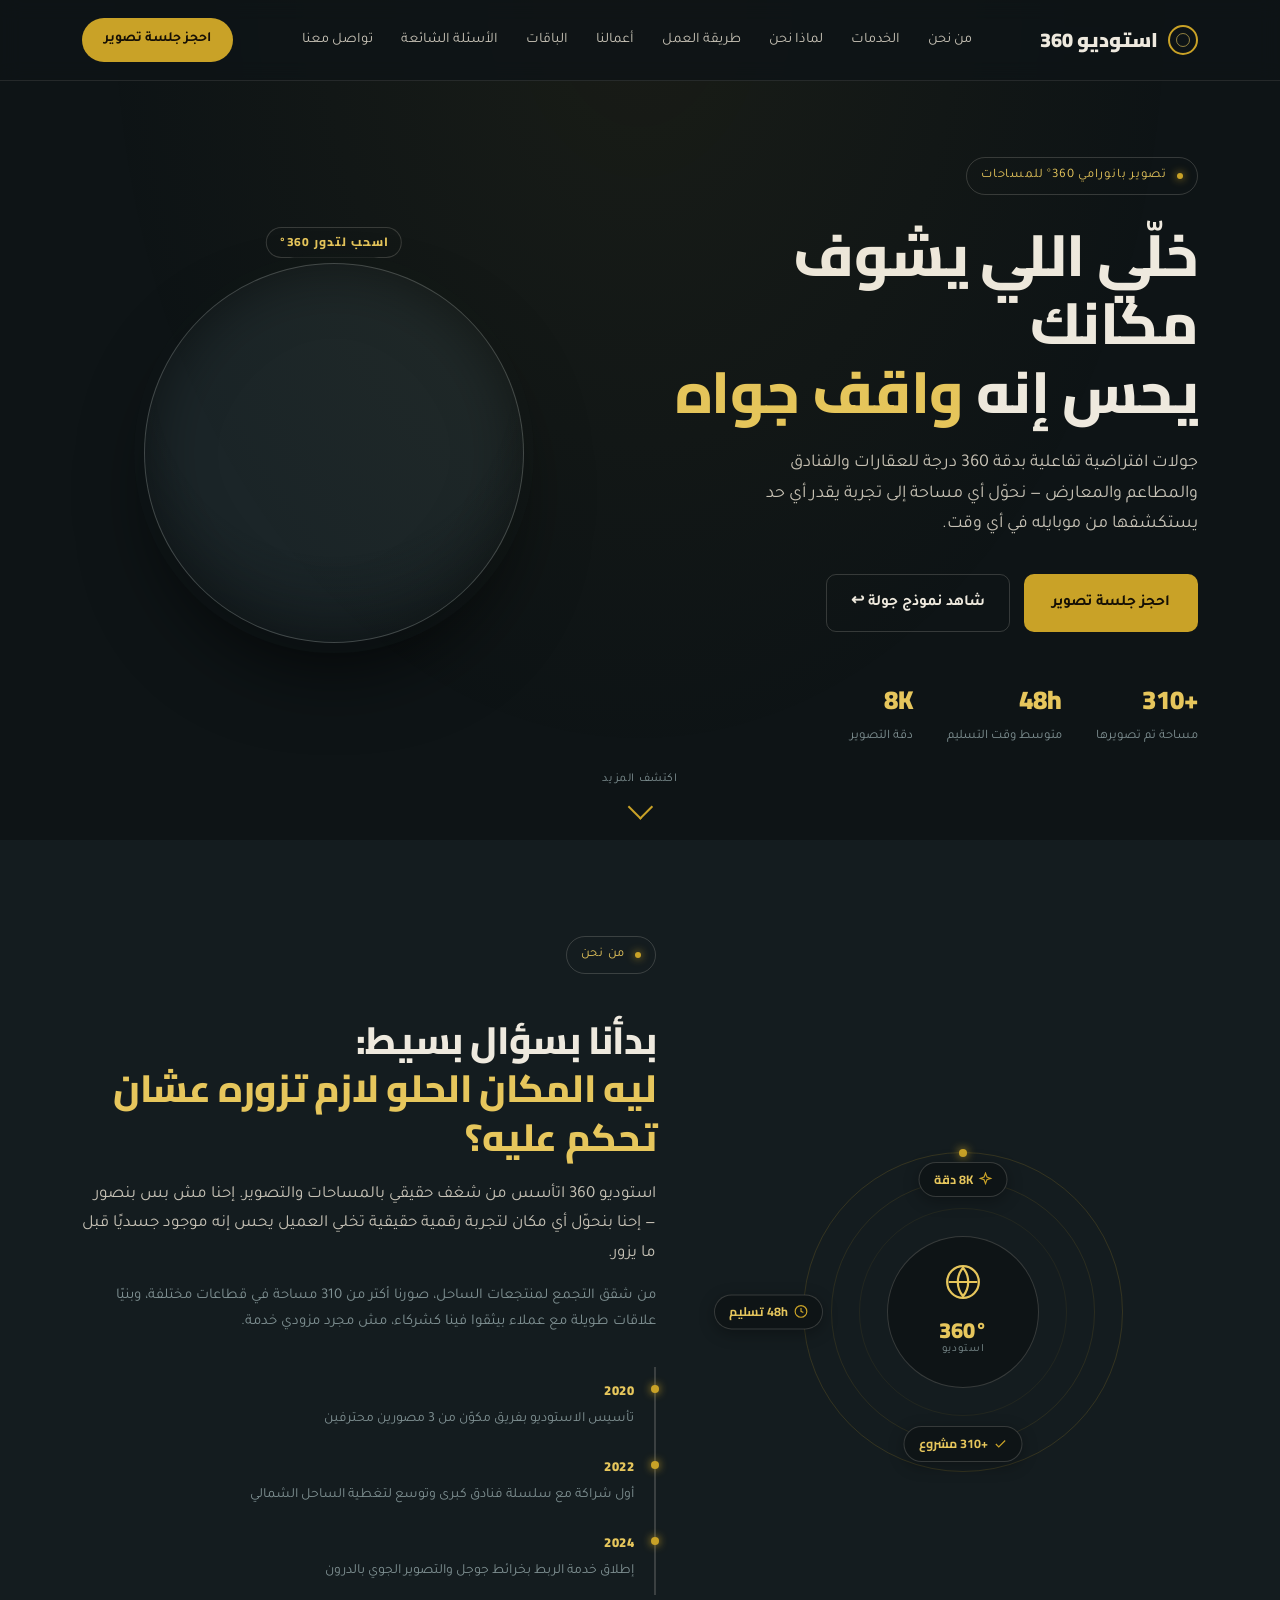
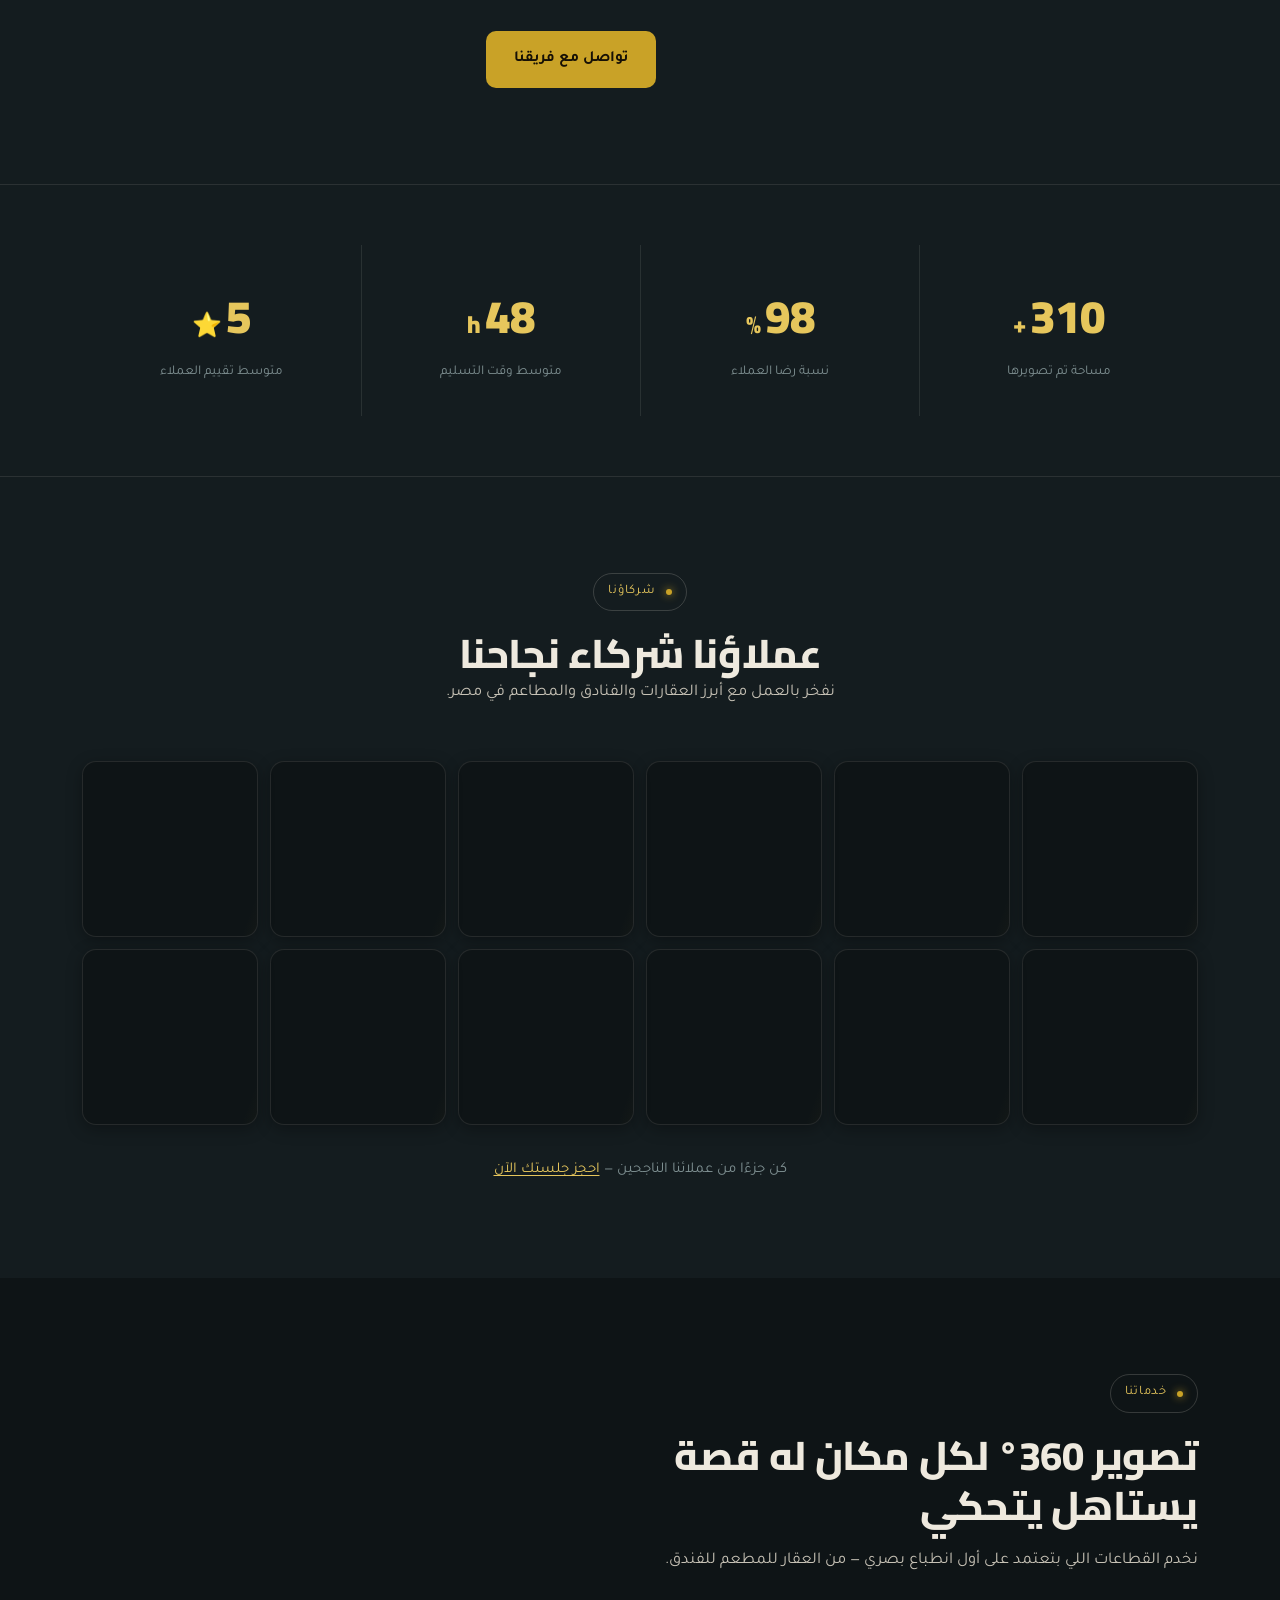
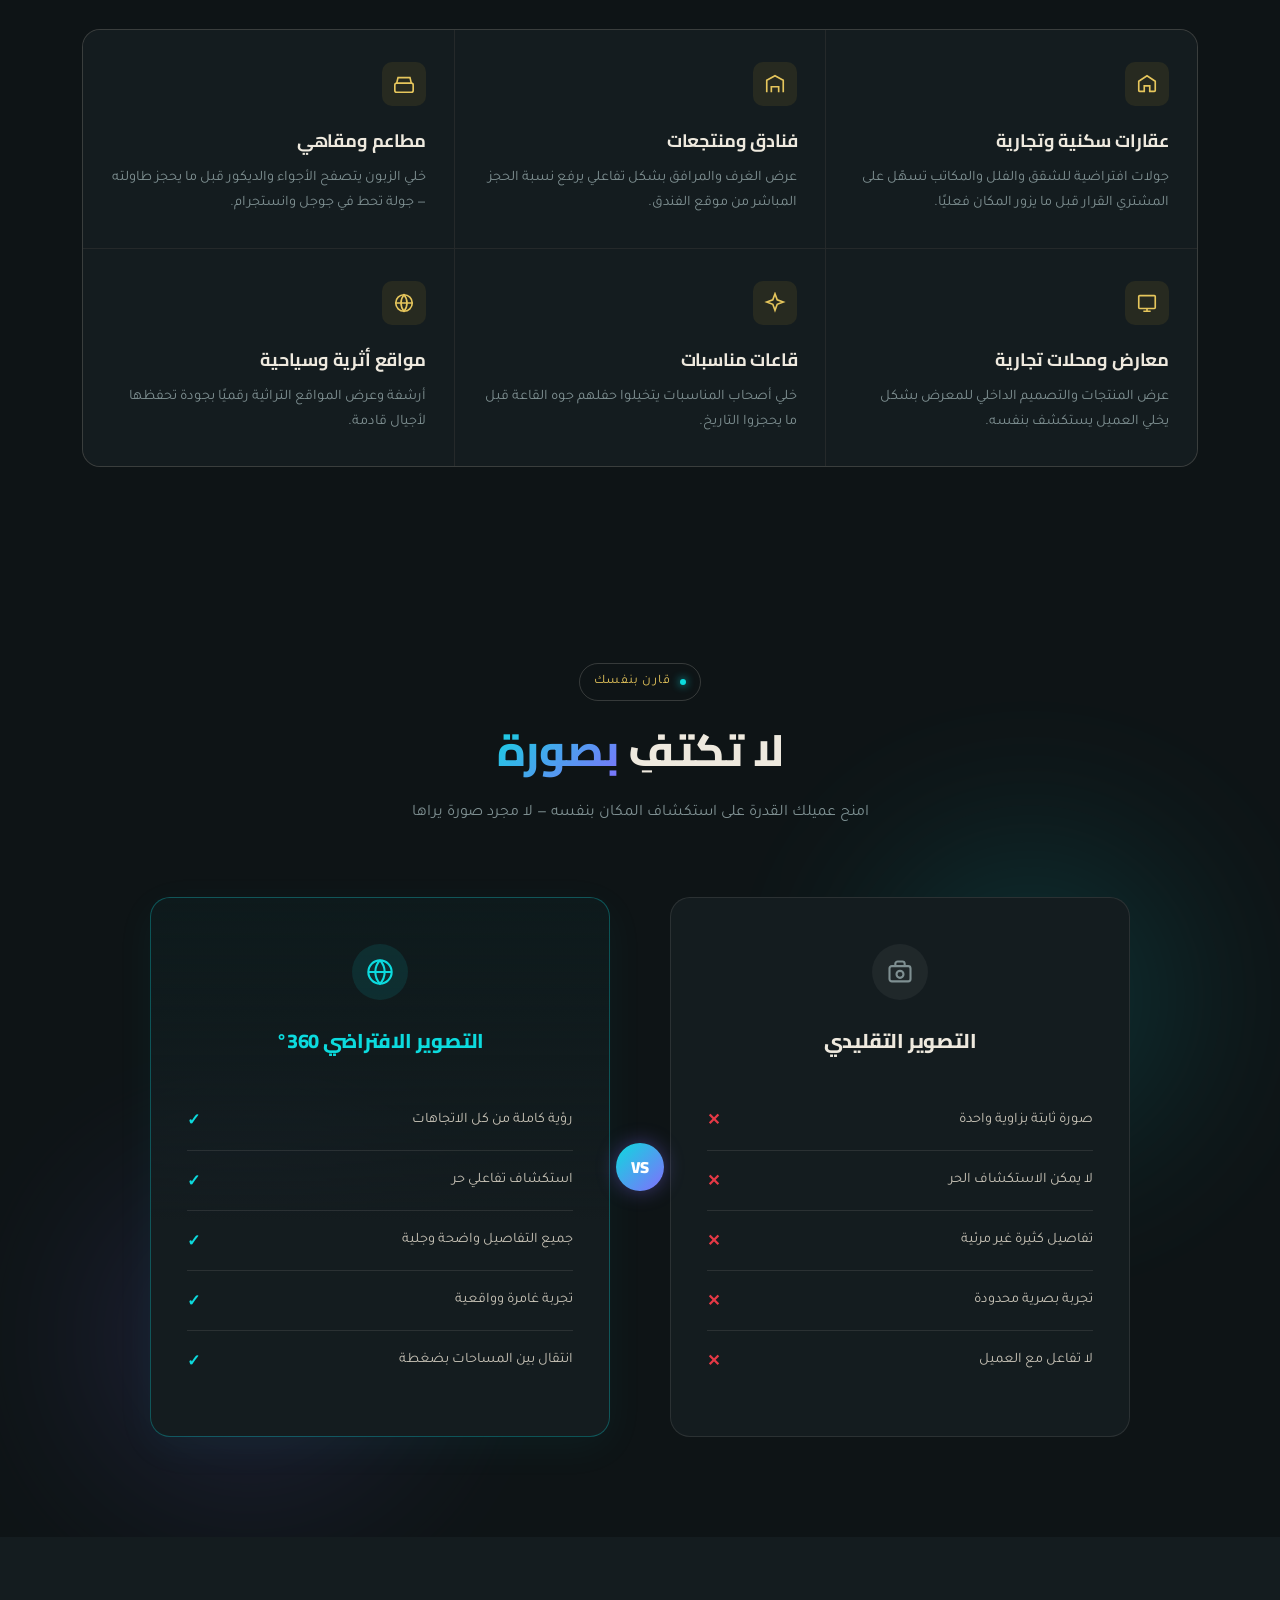
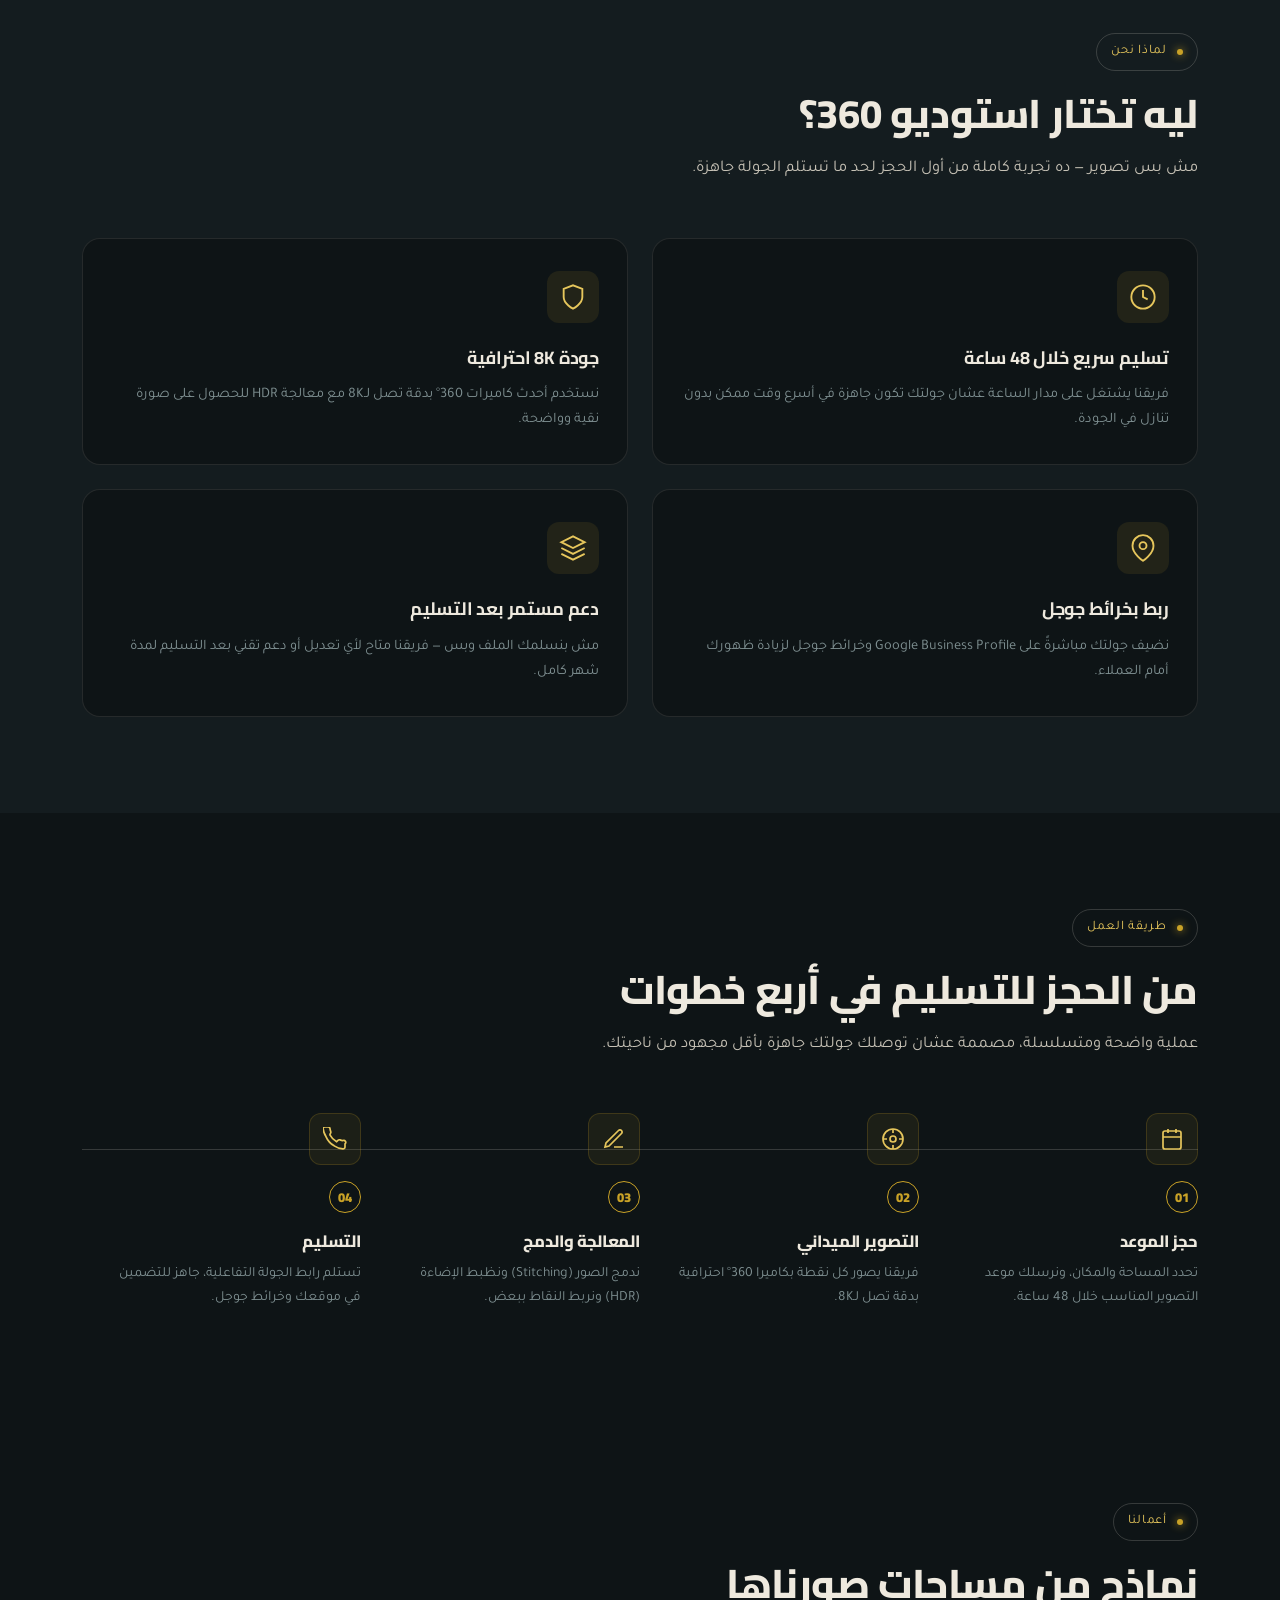
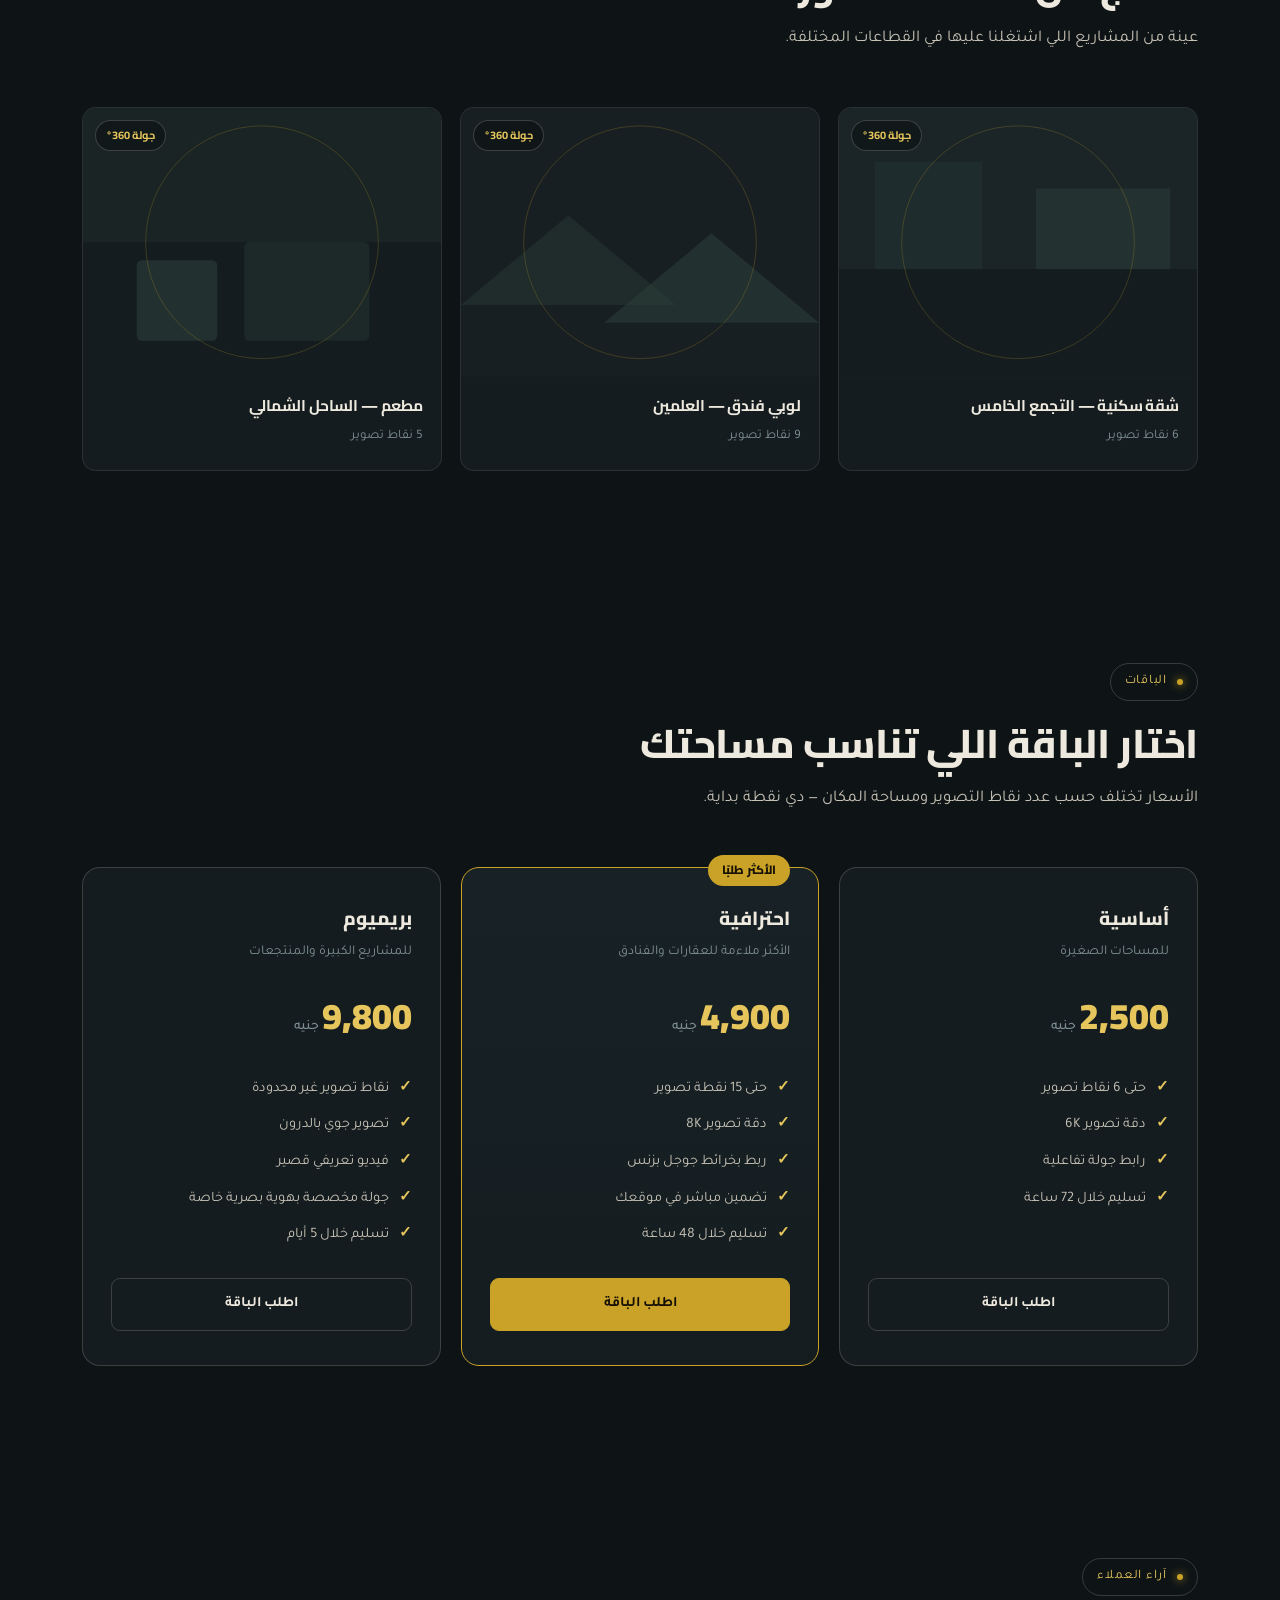
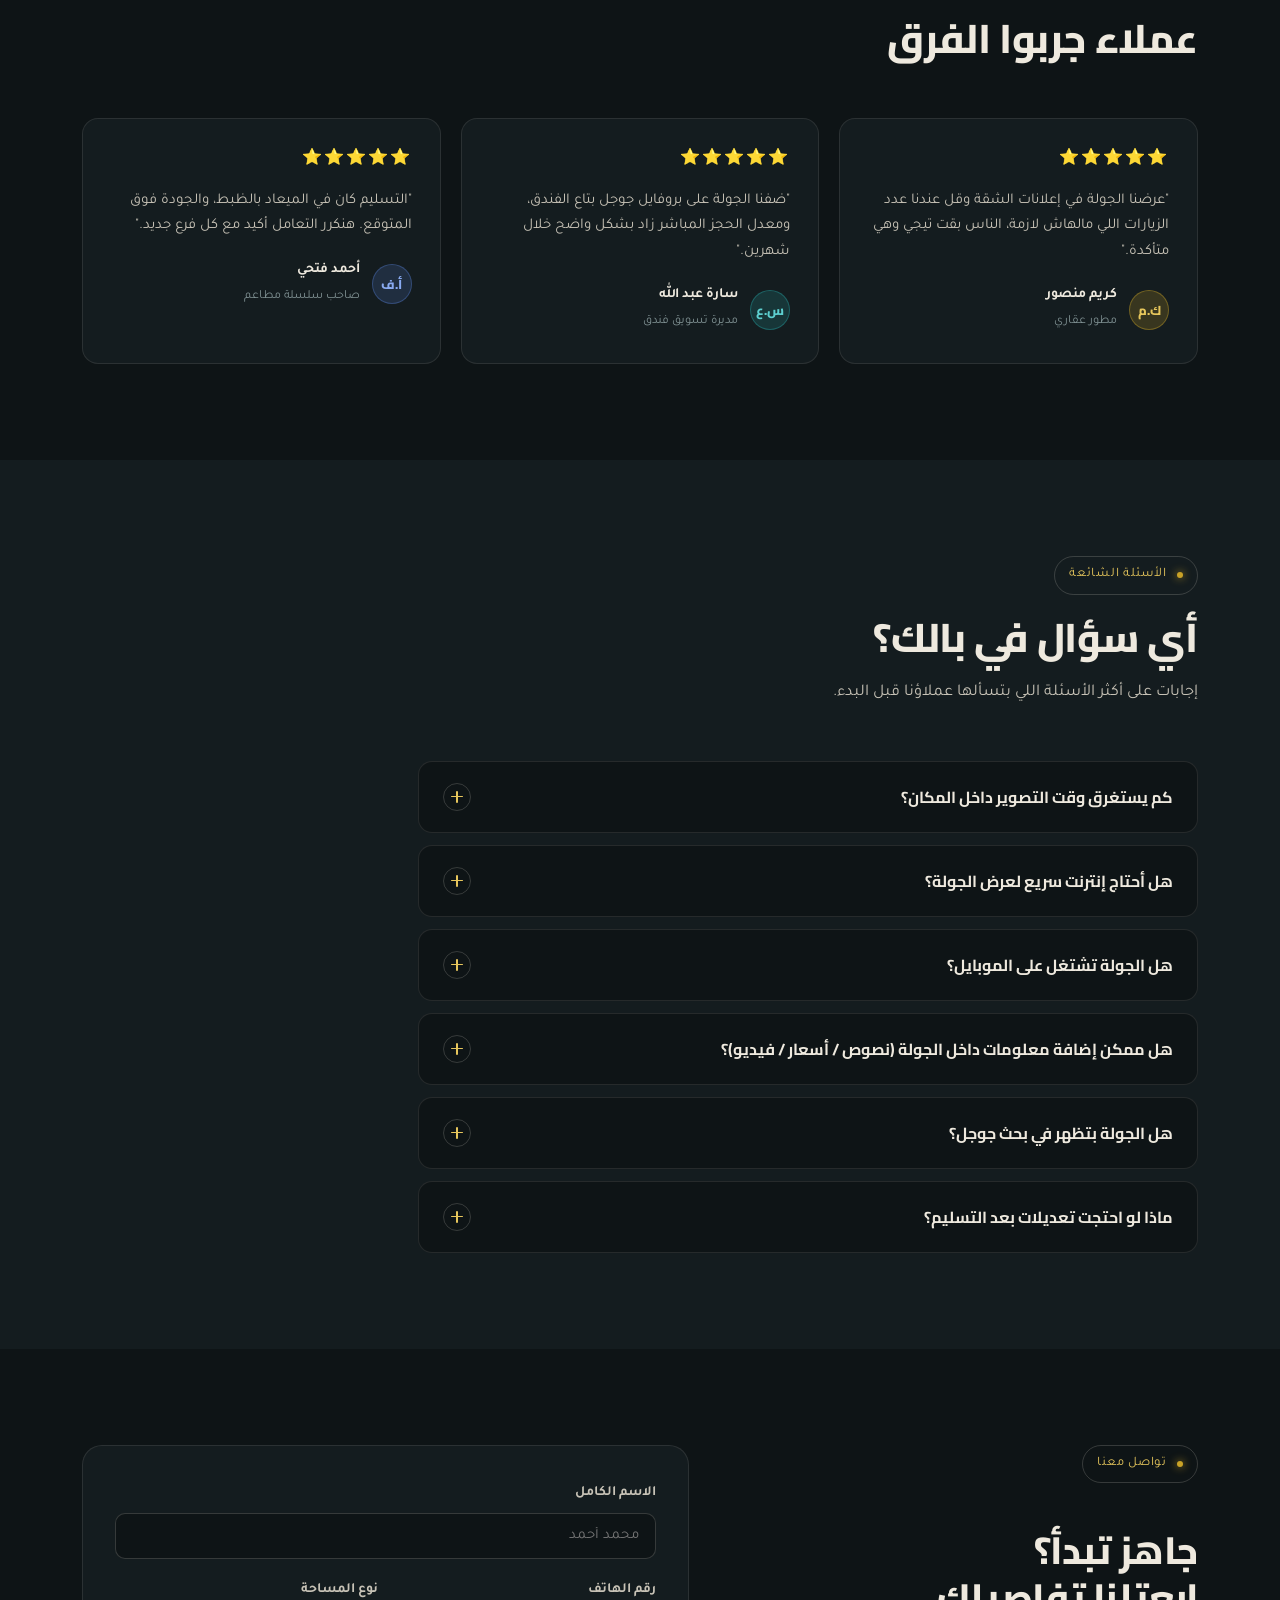
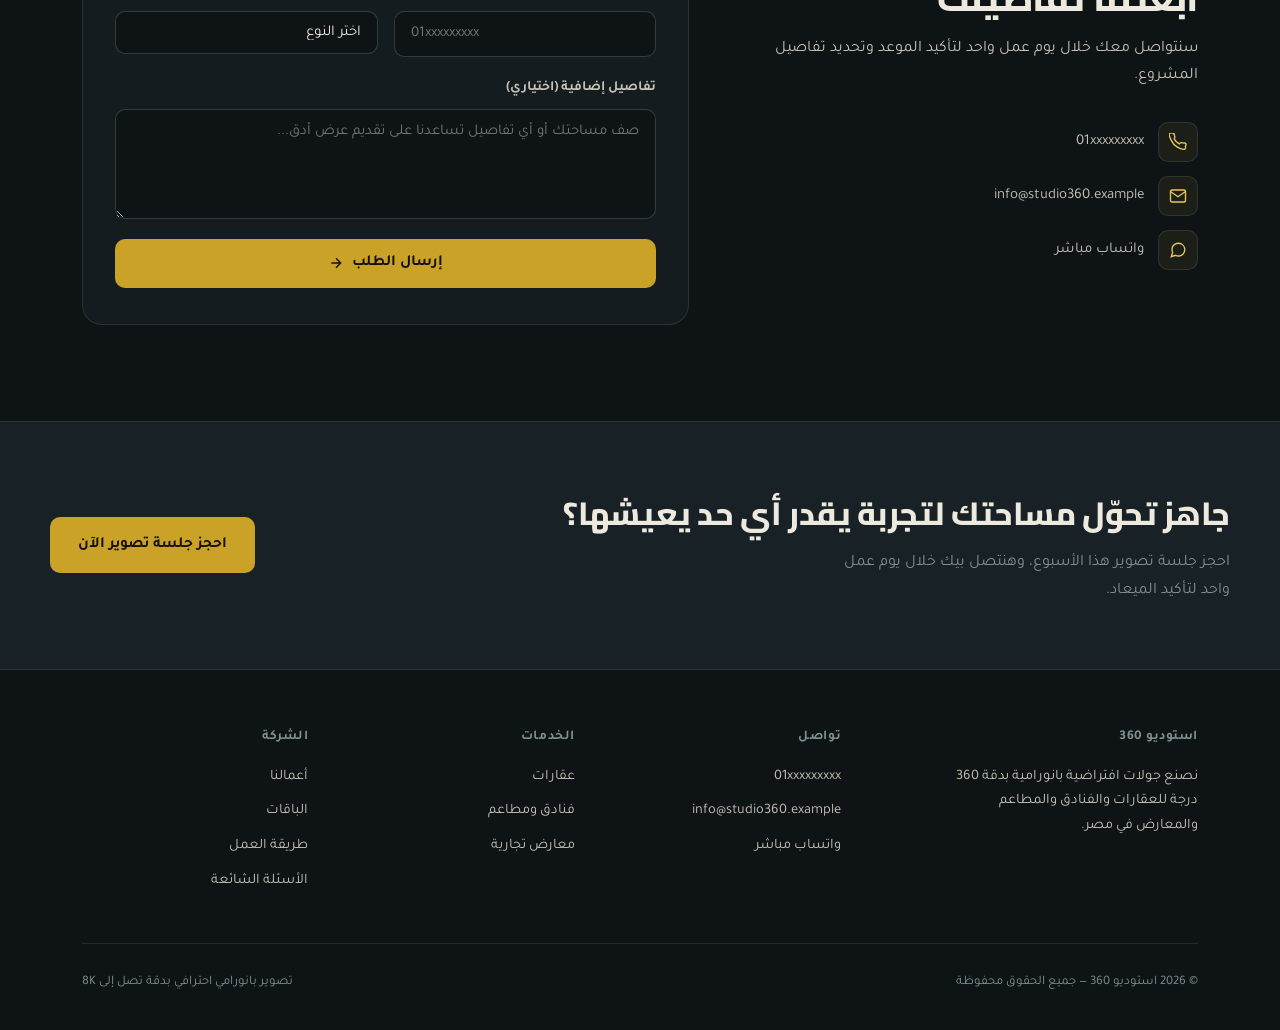
<file: index.html>
<!DOCTYPE html>
<html lang="ar" dir="rtl">
<head>
<meta charset="UTF-8">
<meta name="viewport" content="width=device-width, initial-scale=1.0">
<meta name="description" content="استوديو 360 — جولات افتراضية بانورامية بدقة 360 درجة للعقارات والفنادق والمطاعم والمعارض في مصر. احجز جلسة تصوير الآن.">
<title>360° | تصوير بانورامي افتراضي — استوديو 360</title>
<link rel="preconnect" href="https://fonts.googleapis.com">
<link rel="preconnect" href="https://fonts.gstatic.com" crossorigin>
<link rel="preload" as="style" href="https://fonts.googleapis.com/css2?family=Cairo:wght@600;700;800;900&family=Tajawal:wght@300;400;500;700&display=swap">
<link href="https://fonts.googleapis.com/css2?family=Cairo:wght@600;700;800;900&family=Tajawal:wght@300;400;500;700&display=swap" rel="stylesheet">
<link rel="stylesheet" href="style.css">
</head>
<body>

<div class="grain"></div>

<!-- ===== MOBILE SIDEBAR OVERLAY ===== -->
<div class="mob-overlay" id="mobOverlay"></div>
<div class="mob-menu" id="mobMenu">
  <button class="mob-close" id="mobClose" aria-label="إغلاق القائمة">✕</button>
  <div class="mob-logo"><span class="ring"></span> استوديو 360</div>
  <nav class="mob-nav">
    <a href="#services">الخدمات</a>
    <a href="#whyus">لماذا نحن</a>
    <a href="#process">طريقة العمل</a>
    <a href="#portfolio">أعمالنا</a>
    <a href="#pricing">الباقات</a>
    <a href="#faq">الأسئلة الشائعة</a>
    <a href="#contact-form">تواصل معنا</a>
  </nav>
  <a href="#contact-form" class="mob-cta">احجز جلسة تصوير</a>
</div>

<!-- ===== HEADER ===== -->
<header>
  <nav>
    <a href="#" class="logo"><span class="ring"></span> استوديو 360</a>
    <div class="navlinks">
      <a href="#about">من نحن</a>
      <a href="#services">الخدمات</a>
      <a href="#whyus">لماذا نحن</a>
      <a href="#process">طريقة العمل</a>
      <a href="#portfolio">أعمالنا</a>
      <a href="#pricing">الباقات</a>
      <a href="#faq">الأسئلة الشائعة</a>
      <a href="#contact-form">تواصل معنا</a>
    </div>
    <div class="nav-right">
      <a href="#contact-form" class="nav-cta">احجز جلسة تصوير</a>
      <button class="hamburger" id="hamburger" aria-label="فتح القائمة">
        <span></span><span></span><span></span>
      </button>
    </div>
  </nav>
</header>

<!-- ===== HERO ===== -->
<section class="hero">
  <div class="wrap hero-wrap">
    <div>
      <div class="eyebrow"><span class="dot"></span> تصوير بانورامي 360° للمساحات</div>
      <h1>خلّي اللي يشوف مكانك<br>يحس إنه <em>واقف جواه</em></h1>
      <p class="lead">جولات افتراضية تفاعلية بدقة 360 درجة للعقارات والفنادق والمطاعم والمعارض — نحوّل أي مساحة إلى تجربة يقدر أي حد يستكشفها من موبايله في أي وقت.</p>
      <div class="hero-ctas">
        <a href="#contact-form" class="btn-primary">احجز جلسة تصوير</a>
        <a href="#portfolio" class="btn-ghost">شاهد نموذج جولة ↩</a>
      </div>
      <div class="hero-stats">
        <div class="stat"><b>+310</b><span>مساحة تم تصويرها</span></div>
        <div class="stat"><b>48h</b><span>متوسط وقت التسليم</span></div>
        <div class="stat"><b>8K</b><span>دقة التصوير</span></div>
      </div>
    </div>

    <div class="dial-stage">
      <div class="compass">اسحب لتدور 360°</div>
      <div class="dial" id="dial">
        <div class="dial-strip" id="dialStrip"></div>
        <div class="dial-ring"></div>
      </div>
    </div>
  </div>

  <!-- Scroll Indicator -->
  <div class="scroll-indicator" aria-hidden="true">
    <span>اكتشف المزيد</span>
    <div class="scroll-arrow"></div>
  </div>
</section>

<!-- ===== ABOUT ===== -->
<section id="about" class="about-section">
  <div class="wrap">
    <div class="about-grid">

      <!-- Visual Side -->
      <div class="about-visual reveal">
        <div class="about-ring-wrap">
          <!-- Decorative 360° rings -->
          <div class="about-ring about-ring--1"></div>
          <div class="about-ring about-ring--2"></div>
          <div class="about-ring about-ring--3"></div>
          <!-- Center card -->
          <div class="about-center-card">
            <div class="about-center-icon">
              <svg width="38" height="38" viewBox="0 0 24 24" fill="none" stroke="currentColor" stroke-width="1.4">
                <circle cx="12" cy="12" r="10"/>
                <path d="M3 12h18M12 3a14 14 0 010 18 14 14 0 010-18z"/>
              </svg>
            </div>
            <span class="about-center-label">360°</span>
            <span class="about-center-sub">استوديو</span>
          </div>
          <!-- Orbiting badges -->
          <div class="about-badge about-badge--top">
            <svg width="14" height="14" viewBox="0 0 24 24" fill="none" stroke="currentColor" stroke-width="2"><path d="M12 2l2.4 6.6L21 11l-6.6 2.4L12 20l-2.4-6.6L3 11l6.6-2.4L12 2z"/></svg>
            8K دقة
          </div>
          <div class="about-badge about-badge--left">
            <svg width="14" height="14" viewBox="0 0 24 24" fill="none" stroke="currentColor" stroke-width="2"><circle cx="12" cy="12" r="10"/><path d="M12 6v6l4 2"/></svg>
            48h تسليم
          </div>
          <div class="about-badge about-badge--bottom">
            <svg width="14" height="14" viewBox="0 0 24 24" fill="none" stroke="currentColor" stroke-width="2"><polyline points="20 6 9 17 4 12"/></svg>
            +310 مشروع
          </div>
        </div>
      </div>

      <!-- Text Side -->
      <div class="about-text reveal">
        <div class="eyebrow"><span class="dot"></span> من نحن</div>
        <h2>بدأنا بسؤال بسيط:<br><em class="about-em">ليه المكان الحلو لازم تزوره عشان تحكم عليه؟</em></h2>
        <p class="about-lead">استوديو 360 اتأسس من شغف حقيقي بالمساحات والتصوير. إحنا مش بس بنصور — إحنا بنحوّل أي مكان لتجربة رقمية حقيقية تخلي العميل يحس إنه موجود جسديًا قبل ما يزور.</p>
        <p class="about-body">من شقق التجمع لمنتجعات الساحل، صورنا أكتر من 310 مساحة في قطاعات مختلفة، وبنيّا علاقات طويلة مع عملاء بيثقوا فينا كشركاء، مش مجرد مزودي خدمة.</p>
        <div class="about-milestones">
          <div class="about-milestone">
            <span class="milestone-year">2020</span>
            <p>تأسيس الاستوديو بفريق مكوّن من 3 مصورين محترفين</p>
          </div>
          <div class="about-milestone">
            <span class="milestone-year">2022</span>
            <p>أول شراكة مع سلسلة فنادق كبرى وتوسع لتغطية الساحل الشمالي</p>
          </div>
          <div class="about-milestone">
            <span class="milestone-year">2024</span>
            <p>إطلاق خدمة الربط بخرائط جوجل والتصوير الجوي بالدرون</p>
          </div>
        </div>
        <a href="#contact-form" class="btn-primary">تواصل مع فريقنا</a>
      </div>

    </div>
  </div>
</section>

<!-- ===== STATS COUNTER ===== -->
<section class="stats-section" id="stats">
  <div class="wrap">
    <div class="stats-grid">
      <div class="stat-item reveal">
        <b class="stat-num" data-target="310">0</b>
        <span>+</span>
        <p>مساحة تم تصويرها</p>
      </div>
      <div class="stat-item reveal">
        <b class="stat-num" data-target="98">0</b>
        <span>%</span>
        <p>نسبة رضا العملاء</p>
      </div>
      <div class="stat-item reveal">
        <b class="stat-num" data-target="48">0</b>
        <span>h</span>
        <p>متوسط وقت التسليم</p>
      </div>
      <div class="stat-item reveal">
        <b class="stat-num" data-target="5">0</b>
        <span>⭐</span>
        <p>متوسط تقييم العملاء</p>
      </div>
    </div>
  </div>
</section>

<!-- ===== CLIENTS LOGOS ===== -->
<section id="clients" class="clients-section">
  <div class="wrap">
    <div class="section-head reveal" style="text-align:center; max-width:100%;">
      <div class="eyebrow" style="justify-content:center;"><span class="dot"></span> شركاؤنا</div>
      <h2>عملاؤنا شركاء نجاحنا</h2>
      <p style="margin:0 auto;">نفخر بالعمل مع أبرز العقارات والفنادق والمطاعم في مصر.</p>
    </div>

    <div class="clients-wall">

      <div class="client-tile" style="--stagger:0ms">
        <div class="client-tile-media">
          <svg viewBox="0 0 160 160" xmlns="http://www.w3.org/2000/svg">
            <rect width="160" height="160" fill="#f0f7f4"/>
            <text x="80" y="60" text-anchor="middle" font-family="Cairo,sans-serif" font-weight="900" font-size="13" fill="#1a6b45">نخيل</text>
            <text x="80" y="78" text-anchor="middle" font-family="Cairo,sans-serif" font-weight="700" font-size="10" fill="#3a9468">للعقارات</text>
            <path d="M80 95 C70 85 60 80 60 70 C60 60 70 55 80 62 C90 55 100 60 100 70 C100 80 90 85 80 95Z" fill="#2d8c5e" opacity="0.85"/>
            <line x1="80" y1="95" x2="80" y2="115" stroke="#2d8c5e" stroke-width="3"/>
          </svg>
        </div>
      </div>

      <div class="client-tile" style="--stagger:60ms">
        <div class="client-tile-media">
          <svg viewBox="0 0 160 160" xmlns="http://www.w3.org/2000/svg">
            <rect width="160" height="160" fill="#1a1a2e"/>
            <text x="80" y="95" text-anchor="middle" font-family="Cairo,sans-serif" font-weight="900" font-size="14" fill="#d4af37">CROWN</text>
            <text x="80" y="112" text-anchor="middle" font-family="Cairo,sans-serif" font-size="9" fill="#9a8060" letter-spacing="3">HOTEL</text>
            <path d="M50 80 L65 55 L80 75 L95 55 L110 80 Z" fill="none" stroke="#d4af37" stroke-width="2"/>
            <path d="M50 80 L110 80" stroke="#d4af37" stroke-width="1.5"/>
          </svg>
        </div>
      </div>

      <div class="client-tile" style="--stagger:120ms">
        <div class="client-tile-media">
          <svg viewBox="0 0 160 160" xmlns="http://www.w3.org/2000/svg">
            <rect width="160" height="160" fill="#2c1010"/>
            <circle cx="80" cy="70" r="32" fill="none" stroke="#e63946" stroke-width="2"/>
            <text x="80" y="75" text-anchor="middle" font-family="Cairo,sans-serif" font-weight="900" font-size="14" fill="#fff">SPICE</text>
            <text x="80" y="115" text-anchor="middle" font-family="Cairo,sans-serif" font-size="10" fill="#e63946">مطعم سبايس</text>
          </svg>
        </div>
      </div>

      <div class="client-tile" style="--stagger:180ms">
        <div class="client-tile-media">
          <svg viewBox="0 0 160 160" xmlns="http://www.w3.org/2000/svg">
            <rect width="160" height="160" fill="#faf3e0"/>
            <rect x="45" y="60" width="70" height="55" rx="4" fill="#6b4c2a"/>
            <path d="M115 72 Q130 72 130 82 Q130 92 115 90" stroke="#6b4c2a" fill="none" stroke-width="3"/>
            <text x="80" y="135" text-anchor="middle" font-family="Cairo,sans-serif" font-weight="800" font-size="11" fill="#6b4c2a">CITY CAFÉ</text>
            <rect x="55" y="115" width="50" height="5" rx="2" fill="#6b4c2a" opacity="0.3"/>
          </svg>
        </div>
      </div>

      <div class="client-tile" style="--stagger:240ms">
        <div class="client-tile-media">
          <svg viewBox="0 0 160 160" xmlns="http://www.w3.org/2000/svg">
            <rect width="160" height="160" fill="#f4f8ff"/>
            <rect x="65" y="40" width="30" height="80" fill="#1f3b8f" opacity="0.9"/>
            <rect x="50" y="70" width="20" height="50" fill="#3558c0" opacity="0.7"/>
            <rect x="90" y="60" width="20" height="60" fill="#3558c0" opacity="0.7"/>
            <rect x="40" y="120" width="80" height="5" fill="#1f3b8f"/>
            <text x="80" y="144" text-anchor="middle" font-family="Cairo,sans-serif" font-weight="800" font-size="9" fill="#1f3b8f" letter-spacing="1">RESIDENCE</text>
          </svg>
        </div>
      </div>

      <div class="client-tile" style="--stagger:300ms">
        <div class="client-tile-media">
          <svg viewBox="0 0 160 160" xmlns="http://www.w3.org/2000/svg">
            <rect width="160" height="160" fill="#fff5f9"/>
            <ellipse cx="80" cy="72" rx="20" ry="28" fill="#e8a0b4" opacity="0.5"/>
            <ellipse cx="58" cy="78" rx="16" ry="22" fill="#e8a0b4" opacity="0.4" transform="rotate(-25 58 78)"/>
            <ellipse cx="102" cy="78" rx="16" ry="22" fill="#e8a0b4" opacity="0.4" transform="rotate(25 102 78)"/>
            <text x="80" y="128" text-anchor="middle" font-family="Cairo,sans-serif" font-weight="700" font-size="11" fill="#c06080">LOTUS SPA</text>
          </svg>
        </div>
      </div>

      <div class="client-tile" style="--stagger:360ms">
        <div class="client-tile-media">
          <svg viewBox="0 0 160 160" xmlns="http://www.w3.org/2000/svg">
            <rect width="160" height="160" fill="#fff8ee"/>
            <path d="M80 40 Q55 40 55 65 L55 95 Q55 105 65 105 L95 105 Q105 105 105 95 L105 65 Q105 40 80 40Z" fill="none" stroke="#c9820a" stroke-width="2.5"/>
            <path d="M68 105 L68 120 M92 105 L92 120" stroke="#c9820a" stroke-width="2.5"/>
            <text x="80" y="100" text-anchor="middle" font-family="Cairo,sans-serif" font-weight="900" font-size="10" fill="#c9820a">الأندلس</text>
            <text x="80" y="138" text-anchor="middle" font-family="Cairo,sans-serif" font-size="9" fill="#888" letter-spacing="2">MALL</text>
          </svg>
        </div>
      </div>

      <div class="client-tile" style="--stagger:420ms">
        <div class="client-tile-media">
          <svg viewBox="0 0 160 160" xmlns="http://www.w3.org/2000/svg">
            <rect width="160" height="160" fill="#1c2e1c"/>
            <circle cx="80" cy="72" r="36" fill="#2e5c2e"/>
            <text x="80" y="78" text-anchor="middle" font-family="Georgia,serif" font-weight="700" font-size="18" fill="#c5e8a0">Verdi</text>
            <text x="80" y="125" text-anchor="middle" font-family="Cairo,sans-serif" font-size="9" fill="#82b870" letter-spacing="3">RESTAURANT</text>
          </svg>
        </div>
      </div>

      <div class="client-tile" style="--stagger:480ms">
        <div class="client-tile-media">
          <svg viewBox="0 0 160 160" xmlns="http://www.w3.org/2000/svg">
            <rect width="160" height="160" fill="#0d0d0d"/>
            <polygon points="80,38 115,95 45,95" fill="none" stroke="#f0c040" stroke-width="2"/>
            <text x="80" y="122" text-anchor="middle" font-family="Georgia,serif" font-size="13" fill="#f0c040" letter-spacing="2">THE PEAK</text>
            <text x="80" y="140" text-anchor="middle" font-family="Cairo,sans-serif" font-size="8" fill="#888" letter-spacing="2">HOTEL &amp; SPA</text>
          </svg>
        </div>
      </div>

      <div class="client-tile" style="--stagger:540ms">
        <div class="client-tile-media">
          <svg viewBox="0 0 160 160" xmlns="http://www.w3.org/2000/svg">
            <rect width="160" height="160" fill="#e8f4f8"/>
            <path d="M30 90 Q55 50 80 80 Q105 110 130 70" stroke="#2196a0" fill="none" stroke-width="3.5" stroke-linecap="round"/>
            <path d="M30 105 Q55 65 80 95 Q105 125 130 85" stroke="#2196a0" fill="none" stroke-width="2" opacity="0.4" stroke-linecap="round"/>
            <text x="80" y="138" text-anchor="middle" font-family="Cairo,sans-serif" font-weight="800" font-size="13" fill="#2196a0">نسمة</text>
          </svg>
        </div>
      </div>

      <div class="client-tile" style="--stagger:600ms">
        <div class="client-tile-media">
          <svg viewBox="0 0 160 160" xmlns="http://www.w3.org/2000/svg">
            <rect width="160" height="160" fill="#f7f5f0"/>
            <polygon points="80,40 100,68 130,68 107,86 116,115 80,97 44,115 53,86 30,68 60,68" fill="#bba060" opacity="0.85"/>
            <text x="80" y="148" text-anchor="middle" font-family="Cairo,sans-serif" font-weight="700" font-size="9" fill="#7a6030" letter-spacing="1">PLATINUM GROUP</text>
          </svg>
        </div>
      </div>

      <div class="client-tile" style="--stagger:660ms">
        <div class="client-tile-media">
          <svg viewBox="0 0 160 160" xmlns="http://www.w3.org/2000/svg">
            <rect width="160" height="160" fill="#1e0a2a"/>
            <ellipse cx="80" cy="72" rx="22" ry="30" fill="#9b59b6" opacity="0.6"/>
            <ellipse cx="58" cy="80" rx="18" ry="24" fill="#7d3c98" opacity="0.5" transform="rotate(-30 58 80)"/>
            <ellipse cx="102" cy="80" rx="18" ry="24" fill="#7d3c98" opacity="0.5" transform="rotate(30 102 80)"/>
            <circle cx="80" cy="72" r="8" fill="#d7bde2"/>
            <text x="80" y="125" text-anchor="middle" font-family="Georgia,serif" font-size="13" fill="#d7bde2">Orchid</text>
            <text x="80" y="142" text-anchor="middle" font-family="Cairo,sans-serif" font-size="8" fill="#9b59b6" letter-spacing="2">RESORT</text>
          </svg>
        </div>
      </div>

    </div>

    <p class="clients-cta reveal">كن جزءًا من عملائنا الناجحين — <a href="#contact-form">احجز جلستك الآن</a></p>
  </div>
</section>

<!-- ===== SERVICES ===== -->
<section id="services">
  <div class="wrap">
    <div class="section-head reveal">
      <div class="eyebrow"><span class="dot"></span> خدماتنا</div>
      <h2>تصوير 360° لكل مكان له قصة يستاهل يتحكي</h2>
      <p>نخدم القطاعات اللي بتعتمد على أول انطباع بصري — من العقار للمطعم للفندق.</p>
    </div>

    <div class="services-grid reveal">
      <div class="service-card">
        <div class="service-icon">
          <svg width="22" height="22" viewBox="0 0 24 24" fill="none" stroke="currentColor" stroke-width="1.8"><path d="M3 9l9-6 9 6v10a1 1 0 01-1 1h-5v-6H9v6H4a1 1 0 01-1-1V9z"/></svg>
        </div>
        <h3>عقارات سكنية وتجارية</h3>
        <p>جولات افتراضية للشقق والفلل والمكاتب تسهّل على المشتري القرار قبل ما يزور المكان فعليًا.</p>
      </div>
      <div class="service-card">
        <div class="service-icon">
          <svg width="22" height="22" viewBox="0 0 24 24" fill="none" stroke="currentColor" stroke-width="1.8"><path d="M3 21V8l9-5 9 5v13M8 21v-6h8v6"/></svg>
        </div>
        <h3>فنادق ومنتجعات</h3>
        <p>عرض الغرف والمرافق بشكل تفاعلي يرفع نسبة الحجز المباشر من موقع الفندق.</p>
      </div>
      <div class="service-card">
        <div class="service-icon">
          <svg width="22" height="22" viewBox="0 0 24 24" fill="none" stroke="currentColor" stroke-width="1.8"><path d="M4 11h16M4 11a2 2 0 00-2 2v6a2 2 0 002 2h16a2 2 0 002-2v-6a2 2 0 00-2-2M4 11l1.5-6h13L20 11"/></svg>
        </div>
        <h3>مطاعم ومقاهي</h3>
        <p>خلي الزبون يتصفح الأجواء والديكور قبل ما يحجز طاولته — جولة تحط في جوجل وانستجرام.</p>
      </div>
      <div class="service-card">
        <div class="service-icon">
          <svg width="22" height="22" viewBox="0 0 24 24" fill="none" stroke="currentColor" stroke-width="1.8"><rect x="3" y="4" width="18" height="14" rx="1"/><path d="M8 21h8M12 18v3"/></svg>
        </div>
        <h3>معارض ومحلات تجارية</h3>
        <p>عرض المنتجات والتصميم الداخلي للمعرض بشكل يخلي العميل يستكشف بنفسه.</p>
      </div>
      <div class="service-card">
        <div class="service-icon">
          <svg width="22" height="22" viewBox="0 0 24 24" fill="none" stroke="currentColor" stroke-width="1.8"><path d="M12 2l2.4 6.6L21 11l-6.6 2.4L12 20l-2.4-6.6L3 11l6.6-2.4L12 2z"/></svg>
        </div>
        <h3>قاعات مناسبات</h3>
        <p>خلي أصحاب المناسبات يتخيلوا حفلهم جوه القاعة قبل ما يحجزوا التاريخ.</p>
      </div>
      <div class="service-card">
        <div class="service-icon">
          <svg width="22" height="22" viewBox="0 0 24 24" fill="none" stroke="currentColor" stroke-width="1.8"><circle cx="12" cy="12" r="9"/><path d="M3 12h18M12 3a14 14 0 010 18 14 14 0 010-18z"/></svg>
        </div>
        <h3>مواقع أثرية وسياحية</h3>
        <p>أرشفة وعرض المواقع التراثية رقميًا بجودة تحفظها لأجيال قادمة.</p>
      </div>
    </div>
  </div>
</section>

<!-- ===== COMPARISON (360 vs Traditional) ===== -->
<section id="compare" class="compare-section">
  <div class="wrap">
    <div class="compare-header reveal">
      <div class="eyebrow" style="margin-bottom:12px;"><span class="dot" style="background:#0cdbde;box-shadow:0 0 8px #0cdbde;"></span> قارن بنفسك</div>
      <h2>لا تكتفِ <em class="compare-em">بصورة</em></h2>
      <p>امنح عميلك القدرة على استكشاف المكان بنفسه — لا مجرد صورة يراها</p>
    </div>

    <div class="compare-stage reveal">
      <div class="compare-glow-orb orb-1"></div>
      <div class="compare-glow-orb orb-2"></div>

      <!-- VS Badge -->
      <div class="vs-badge">VS</div>

      <div class="compare-grid">
        
        <!-- Traditional Photo Side -->
        <div class="compare-card compare-traditional">
          <div class="compare-icon-wrap">
            <svg width="28" height="28" viewBox="0 0 24 24" fill="none" stroke="currentColor" stroke-width="1.8">
              <rect x="3" y="7" width="18" height="13" rx="2" ry="2"/>
              <path d="M8 7V5c0-1.1.9-2 2-2h4c1.1 0 2 .9 2 2v2M12 17a3 3 0 100-6 3 3 0 000 6z"/>
            </svg>
          </div>
          <h3>التصوير التقليدي</h3>
          <ul class="compare-list">
            <li class="cross">صورة ثابتة بزاوية واحدة</li>
            <li class="cross">لا يمكن الاستكشاف الحر</li>
            <li class="cross">تفاصيل كثيرة غير مرئية</li>
            <li class="cross">تجربة بصرية محدودة</li>
            <li class="cross">لا تفاعل مع العميل</li>
          </ul>
        </div>

        <!-- 360 Virtual Tour Side -->
        <div class="compare-card compare-virtual">
          <div class="compare-icon-wrap virtual-icon">
            <svg width="28" height="28" viewBox="0 0 24 24" fill="none" stroke="currentColor" stroke-width="1.8">
              <circle cx="12" cy="12" r="10"/>
              <path d="M12 2a14.5 14.5 0 000 20 14.5 14.5 0 000-20M2 12h20"/>
            </svg>
          </div>
          <h3>التصوير الافتراضي 360°</h3>
          <ul class="compare-list">
            <li class="check">رؤية كاملة من كل الاتجاهات</li>
            <li class="check">استكشاف تفاعلي حر</li>
            <li class="check">جميع التفاصيل واضحة وجلية</li>
            <li class="check">تجربة غامرة وواقعية</li>
            <li class="check">انتقال بين المساحات بضغطة</li>
          </ul>
        </div>

      </div>
    </div>
  </div>
</section>

<!-- ===== WHY US ===== -->
<section id="whyus" class="whyus-section">
  <div class="wrap">
    <div class="section-head reveal">
      <div class="eyebrow"><span class="dot"></span> لماذا نحن</div>
      <h2>ليه تختار استوديو 360؟</h2>
      <p>مش بس تصوير — ده تجربة كاملة من أول الحجز لحد ما تستلم الجولة جاهزة.</p>
    </div>
    <div class="whyus-grid">
      <div class="whyus-card reveal">
        <div class="whyus-icon">
          <svg width="28" height="28" viewBox="0 0 24 24" fill="none" stroke="currentColor" stroke-width="1.6"><circle cx="12" cy="12" r="10"/><path d="M12 6v6l4 2"/></svg>
        </div>
        <h3>تسليم سريع خلال 48 ساعة</h3>
        <p>فريقنا يشتغل على مدار الساعة عشان جولتك تكون جاهزة في أسرع وقت ممكن بدون تنازل في الجودة.</p>
      </div>
      <div class="whyus-card reveal">
        <div class="whyus-icon">
          <svg width="28" height="28" viewBox="0 0 24 24" fill="none" stroke="currentColor" stroke-width="1.6"><path d="M12 22s8-4 8-10V5l-8-3-8 3v7c0 6 8 10 8 10z"/></svg>
        </div>
        <h3>جودة 8K احترافية</h3>
        <p>نستخدم أحدث كاميرات 360° بدقة تصل لـ8K مع معالجة HDR للحصول على صورة نقية وواضحة.</p>
      </div>
      <div class="whyus-card reveal">
        <div class="whyus-icon">
          <svg width="28" height="28" viewBox="0 0 24 24" fill="none" stroke="currentColor" stroke-width="1.6"><path d="M21 10c0 7-9 13-9 13s-9-6-9-13a9 9 0 0118 0z"/><circle cx="12" cy="10" r="3"/></svg>
        </div>
        <h3>ربط بخرائط جوجل</h3>
        <p>نضيف جولتك مباشرةً على Google Business Profile وخرائط جوجل لزيادة ظهورك أمام العملاء.</p>
      </div>
      <div class="whyus-card reveal">
        <div class="whyus-icon">
          <svg width="28" height="28" viewBox="0 0 24 24" fill="none" stroke="currentColor" stroke-width="1.6"><path d="M12 2L2 7l10 5 10-5-10-5zM2 17l10 5 10-5M2 12l10 5 10-5"/></svg>
        </div>
        <h3>دعم مستمر بعد التسليم</h3>
        <p>مش بنسلمك الملف وبس — فريقنا متاح لأي تعديل أو دعم تقني بعد التسليم لمدة شهر كامل.</p>
      </div>
    </div>
  </div>
</section>

<!-- ===== PROCESS ===== -->
<section id="process">
  <div class="wrap">
    <div class="section-head reveal">
      <div class="eyebrow"><span class="dot"></span> طريقة العمل</div>
      <h2>من الحجز للتسليم في أربع خطوات</h2>
      <p>عملية واضحة ومتسلسلة، مصممة عشان توصلك جولتك جاهزة بأقل مجهود من ناحيتك.</p>
    </div>

    <div class="process reveal">
      <div class="process-step">
        <div class="step-icon">
          <svg width="24" height="24" viewBox="0 0 24 24" fill="none" stroke="currentColor" stroke-width="1.7"><rect x="3" y="4" width="18" height="18" rx="2"/><path d="M16 2v4M8 2v4M3 10h18"/></svg>
        </div>
        <div class="num">01</div>
        <h3>حجز الموعد</h3>
        <p>تحدد المساحة والمكان، ونرسلك موعد التصوير المناسب خلال 48 ساعة.</p>
      </div>
      <div class="process-step">
        <div class="step-icon">
          <svg width="24" height="24" viewBox="0 0 24 24" fill="none" stroke="currentColor" stroke-width="1.7"><circle cx="12" cy="12" r="10"/><circle cx="12" cy="12" r="3"/><path d="M12 2v4M12 18v4M2 12h4M18 12h4"/></svg>
        </div>
        <div class="num">02</div>
        <h3>التصوير الميداني</h3>
        <p>فريقنا يصور كل نقطة بكاميرا 360° احترافية بدقة تصل لـ8K.</p>
      </div>
      <div class="process-step">
        <div class="step-icon">
          <svg width="24" height="24" viewBox="0 0 24 24" fill="none" stroke="currentColor" stroke-width="1.7"><path d="M12 20h9M16.5 3.5a2.121 2.121 0 013 3L7 19l-4 1 1-4L16.5 3.5z"/></svg>
        </div>
        <div class="num">03</div>
        <h3>المعالجة والدمج</h3>
        <p>ندمج الصور (Stitching) ونظبط الإضاءة (HDR) ونربط النقاط ببعض.</p>
      </div>
      <div class="process-step">
        <div class="step-icon">
          <svg width="24" height="24" viewBox="0 0 24 24" fill="none" stroke="currentColor" stroke-width="1.7"><path d="M22 16.92v3a2 2 0 01-2.18 2 19.79 19.79 0 01-8.63-3.07A19.5 19.5 0 013.07 9.81 19.79 19.79 0 01.01 1.19 2 2 0 012 0h3a2 2 0 012 1.72c.127.96.361 1.903.7 2.81a2 2 0 01-.45 2.11L6.91 7.91a16 16 0 006.72 6.72l1.28-1.28a2 2 0 012.11-.45c.907.339 1.85.573 2.81.7A2 2 0 0122 16.92z"/></svg>
        </div>
        <div class="num">04</div>
        <h3>التسليم</h3>
        <p>تستلم رابط الجولة التفاعلية، جاهز للتضمين في موقعك وخرائط جوجل.</p>
      </div>
    </div>
  </div>
</section>

<!-- ===== PORTFOLIO ===== -->
<section id="portfolio">
  <div class="wrap">
    <div class="section-head reveal">
      <div class="eyebrow"><span class="dot"></span> أعمالنا</div>
      <h2>نماذج من مساحات صورناها</h2>
      <p>عينة من المشاريع اللي اشتغلنا عليها في القطاعات المختلفة.</p>
    </div>

    <div class="portfolio-grid reveal">
      <div class="pf-card">
        <div class="pf-thumb">
          <svg viewBox="0 0 400 300" preserveAspectRatio="xMidYMid slice">
            <rect width="400" height="300" fill="#1b2528"/>
            <rect x="0" y="180" width="400" height="120" fill="#141c1f"/>
            <rect x="40" y="60" width="120" height="120" fill="#22302f" opacity="0.7"/>
            <rect x="220" y="90" width="150" height="90" fill="#2a3a38" opacity="0.6"/>
            <circle cx="200" cy="150" r="130" fill="none" stroke="#c9a227" stroke-opacity="0.25" stroke-width="1"/>
          </svg>
          <div class="pf-badge">جولة 360°</div>
          <div class="pf-overlay">
            <a href="#contact-form" class="pf-tour-btn">
              <svg width="16" height="16" viewBox="0 0 24 24" fill="none" stroke="currentColor" stroke-width="2"><circle cx="12" cy="12" r="10"/><path d="M10 8l6 4-6 4V8z"/></svg>
              شاهد نموذج الجولة
            </a>
          </div>
        </div>
        <div class="pf-info"><h3>شقة سكنية — التجمع الخامس</h3><span>6 نقاط تصوير</span></div>
      </div>
      <div class="pf-card">
        <div class="pf-thumb">
          <svg viewBox="0 0 400 300" preserveAspectRatio="xMidYMid slice">
            <rect width="400" height="300" fill="#181f22"/>
            <path d="M0 220 L120 120 L240 220 Z" fill="#233230" opacity="0.7"/>
            <path d="M160 240 L280 140 L400 240 Z" fill="#2b3c39" opacity="0.6"/>
            <circle cx="200" cy="150" r="130" fill="none" stroke="#c9a227" stroke-opacity="0.25" stroke-width="1"/>
          </svg>
          <div class="pf-badge">جولة 360°</div>
          <div class="pf-overlay">
            <a href="#contact-form" class="pf-tour-btn">
              <svg width="16" height="16" viewBox="0 0 24 24" fill="none" stroke="currentColor" stroke-width="2"><circle cx="12" cy="12" r="10"/><path d="M10 8l6 4-6 4V8z"/></svg>
              شاهد نموذج الجولة
            </a>
          </div>
        </div>
        <div class="pf-info"><h3>لوبي فندق — العلمين</h3><span>9 نقاط تصوير</span></div>
      </div>
      <div class="pf-card">
        <div class="pf-thumb">
          <svg viewBox="0 0 400 300" preserveAspectRatio="xMidYMid slice">
            <rect width="400" height="300" fill="#141c1f"/>
            <rect x="0" y="0" width="400" height="150" fill="#1f2b29" opacity="0.6"/>
            <rect x="60" y="170" width="90" height="90" rx="6" fill="#2a3a38" opacity="0.7"/>
            <rect x="180" y="150" width="140" height="110" rx="6" fill="#233230" opacity="0.6"/>
            <circle cx="200" cy="150" r="130" fill="none" stroke="#c9a227" stroke-opacity="0.25" stroke-width="1"/>
          </svg>
          <div class="pf-badge">جولة 360°</div>
          <div class="pf-overlay">
            <a href="#contact-form" class="pf-tour-btn">
              <svg width="16" height="16" viewBox="0 0 24 24" fill="none" stroke="currentColor" stroke-width="2"><circle cx="12" cy="12" r="10"/><path d="M10 8l6 4-6 4V8z"/></svg>
              شاهد نموذج الجولة
            </a>
          </div>
        </div>
        <div class="pf-info"><h3>مطعم — الساحل الشمالي</h3><span>5 نقاط تصوير</span></div>
      </div>
    </div>
  </div>
</section>

<!-- ===== PRICING ===== -->
<section id="pricing">
  <div class="wrap">
    <div class="section-head reveal">
      <div class="eyebrow"><span class="dot"></span> الباقات</div>
      <h2>اختار الباقة اللي تناسب مساحتك</h2>
      <p>الأسعار تختلف حسب عدد نقاط التصوير ومساحة المكان — دي نقطة بداية.</p>
    </div>

    <div class="pricing-grid reveal">
      <div class="price-card">
        <div class="price-name">أساسية</div>
        <div class="price-sub">للمساحات الصغيرة</div>
        <div class="price-amount">2,500<span> جنيه</span></div>
        <ul class="price-list">
          <li>حتى 6 نقاط تصوير</li>
          <li>دقة تصوير 6K</li>
          <li>رابط جولة تفاعلية</li>
          <li>تسليم خلال 72 ساعة</li>
        </ul>
        <a href="#contact-form" class="price-cta">اطلب الباقة</a>
      </div>
      <div class="price-card featured">
        <div class="price-name">احترافية</div>
        <div class="price-sub">الأكثر ملاءمة للعقارات والفنادق</div>
        <div class="price-amount">4,900<span> جنيه</span></div>
        <ul class="price-list">
          <li>حتى 15 نقطة تصوير</li>
          <li>دقة تصوير 8K</li>
          <li>ربط بخرائط جوجل بزنس</li>
          <li>تضمين مباشر في موقعك</li>
          <li>تسليم خلال 48 ساعة</li>
        </ul>
        <a href="#contact-form" class="price-cta">اطلب الباقة</a>
      </div>
      <div class="price-card">
        <div class="price-name">بريميوم</div>
        <div class="price-sub">للمشاريع الكبيرة والمنتجعات</div>
        <div class="price-amount">9,800<span> جنيه</span></div>
        <ul class="price-list">
          <li>نقاط تصوير غير محدودة</li>
          <li>تصوير جوي بالدرون</li>
          <li>فيديو تعريفي قصير</li>
          <li>جولة مخصصة بهوية بصرية خاصة</li>
          <li>تسليم خلال 5 أيام</li>
        </ul>
        <a href="#contact-form" class="price-cta">اطلب الباقة</a>
      </div>
    </div>
  </div>
</section>

<!-- ===== TESTIMONIALS ===== -->
<section>
  <div class="wrap">
    <div class="section-head reveal">
      <div class="eyebrow"><span class="dot"></span> آراء العملاء</div>
      <h2>عملاء جربوا الفرق</h2>
    </div>
    <div class="testi-grid reveal">
      <div class="testi-card">
        <div class="testi-stars">⭐⭐⭐⭐⭐</div>
        <p class="testi-quote">"عرضنا الجولة في إعلانات الشقة وقل عندنا عدد الزيارات اللي مالهاش لازمة، الناس بقت تيجي وهي متأكدة."</p>
        <div class="testi-person">
          <div class="testi-avatar testi-avatar--gold">ك.م</div>
          <div><b>كريم منصور</b><span>مطور عقاري</span></div>
        </div>
      </div>
      <div class="testi-card">
        <div class="testi-stars">⭐⭐⭐⭐⭐</div>
        <p class="testi-quote">"ضفنا الجولة على بروفايل جوجل بتاع الفندق، ومعدل الحجز المباشر زاد بشكل واضح خلال شهرين."</p>
        <div class="testi-person">
          <div class="testi-avatar testi-avatar--teal">س.ع</div>
          <div><b>سارة عبد الله</b><span>مديرة تسويق فندق</span></div>
        </div>
      </div>
      <div class="testi-card">
        <div class="testi-stars">⭐⭐⭐⭐⭐</div>
        <p class="testi-quote">"التسليم كان في الميعاد بالظبط، والجودة فوق المتوقع. هنكرر التعامل أكيد مع كل فرع جديد."</p>
        <div class="testi-person">
          <div class="testi-avatar testi-avatar--blue">أ.ف</div>
          <div><b>أحمد فتحي</b><span>صاحب سلسلة مطاعم</span></div>
        </div>
      </div>
    </div>
  </div>
</section>

<!-- ===== FAQ ===== -->
<section id="faq" class="faq-section">
  <div class="wrap">
    <div class="section-head reveal">
      <div class="eyebrow"><span class="dot"></span> الأسئلة الشائعة</div>
      <h2>أي سؤال في بالك؟</h2>
      <p>إجابات على أكثر الأسئلة اللي بتسألها عملاؤنا قبل البدء.</p>
    </div>
    <div class="faq-list reveal">
      <div class="faq-item">
        <button class="faq-q" aria-expanded="false">
          <span>كم يستغرق وقت التصوير داخل المكان؟</span>
          <div class="faq-icon"></div>
        </button>
        <div class="faq-a">
          <p>يعتمد على حجم المساحة وعدد النقاط، لكن في المتوسط الباقة الأساسية تاخد 2-3 ساعات، والاحترافية 4-6 ساعات. فريقنا بيتحرك بكفاءة عشان تقل فترة الإزعاج على مكانك.</p>
        </div>
      </div>
      <div class="faq-item">
        <button class="faq-q" aria-expanded="false">
          <span>هل أحتاج إنترنت سريع لعرض الجولة؟</span>
          <div class="faq-icon"></div>
        </button>
        <div class="faq-a">
          <p>الجولة متاحة على كل الأجهزة والاتصالات. بنوفر نسخة محسّنة للموبايل وسرعات إنترنت المتوسطة، ونسخة عالية الجودة لمن يملك اتصال أسرع.</p>
        </div>
      </div>
      <div class="faq-item">
        <button class="faq-q" aria-expanded="false">
          <span>هل الجولة تشتغل على الموبايل؟</span>
          <div class="faq-icon"></div>
        </button>
        <div class="faq-a">
          <p>نعم تمامًا. الجولة تشتغل على أي جهاز — موبايل، تابلت، أو كمبيوتر — بدون الحاجة لتحميل أي تطبيق. بتشغّلها من الرابط مباشرةً.</p>
        </div>
      </div>
      <div class="faq-item">
        <button class="faq-q" aria-expanded="false">
          <span>هل ممكن إضافة معلومات داخل الجولة (نصوص / أسعار / فيديو)؟</span>
          <div class="faq-icon"></div>
        </button>
        <div class="faq-a">
          <p>نعم، في الباقة الاحترافية والبريميوم بنضيف hotspots تفاعلية جوه الجولة — معلومات، صور، روابط، أو حتى مقاطع فيديو قصيرة.</p>
        </div>
      </div>
      <div class="faq-item">
        <button class="faq-q" aria-expanded="false">
          <span>هل الجولة بتظهر في بحث جوجل؟</span>
          <div class="faq-icon"></div>
        </button>
        <div class="faq-a">
          <p>في باقة الاحترافية والبريميوم بنربط الجولة بـ Google Business Profile، فبيظهر زر "الجولة الافتراضية" مباشرةً في نتائج البحث وخرائط جوجل.</p>
        </div>
      </div>
      <div class="faq-item">
        <button class="faq-q" aria-expanded="false">
          <span>ماذا لو احتجت تعديلات بعد التسليم؟</span>
          <div class="faq-icon"></div>
        </button>
        <div class="faq-a">
          <p>فريق الدعم متاح شهر كامل بعد التسليم للتعديلات البسيطة بدون رسوم إضافية. التعديلات الكبيرة بتحسب حسب حجمها.</p>
        </div>
      </div>
    </div>
  </div>
</section>

<!-- ===== CONTACT FORM ===== -->
<section id="contact-form" class="contact-section">
  <div class="wrap">
    <div class="contact-grid">
      <div class="contact-info reveal">
        <div class="eyebrow"><span class="dot"></span> تواصل معنا</div>
        <h2>جاهز تبدأ؟<br>ابعتلنا تفاصيلك</h2>
        <p>سنتواصل معك خلال يوم عمل واحد لتأكيد الموعد وتحديد تفاصيل المشروع.</p>
        <div class="contact-details">
          <a href="tel:+20100000000" class="contact-link">
            <div class="contact-link-icon">
              <svg width="18" height="18" viewBox="0 0 24 24" fill="none" stroke="currentColor" stroke-width="1.8"><path d="M22 16.92v3a2 2 0 01-2.18 2 19.79 19.79 0 01-8.63-3.07A19.5 19.5 0 013.07 9.81 19.79 19.79 0 01.01 1.19 2 2 0 012 0h3a2 2 0 012 1.72c.127.96.361 1.903.7 2.81a2 2 0 01-.45 2.11L6.91 7.91a16 16 0 006.72 6.72l1.28-1.28a2 2 0 012.11-.45c.907.339 1.85.573 2.81.7A2 2 0 0122 16.92z"/></svg>
            </div>
            <span>01xxxxxxxxx</span>
          </a>
          <a href="mailto:info@studio360.example" class="contact-link">
            <div class="contact-link-icon">
              <svg width="18" height="18" viewBox="0 0 24 24" fill="none" stroke="currentColor" stroke-width="1.8"><path d="M4 4h16c1.1 0 2 .9 2 2v12c0 1.1-.9 2-2 2H4c-1.1 0-2-.9-2-2V6c0-1.1.9-2 2-2z"/><polyline points="22,6 12,13 2,6"/></svg>
            </div>
            <span>info@studio360.example</span>
          </a>
          <a href="#" class="contact-link">
            <div class="contact-link-icon">
              <svg width="18" height="18" viewBox="0 0 24 24" fill="none" stroke="currentColor" stroke-width="1.8"><path d="M21 11.5a8.38 8.38 0 01-.9 3.8 8.5 8.5 0 01-7.6 4.7 8.38 8.38 0 01-3.8-.9L3 21l1.9-5.7a8.38 8.38 0 01-.9-3.8 8.5 8.5 0 014.7-7.6 8.38 8.38 0 013.8-.9h.5a8.48 8.48 0 018 8v.5z"/></svg>
            </div>
            <span>واتساب مباشر</span>
          </a>
        </div>
      </div>
      <form class="contact-form reveal" id="mainContactForm" novalidate>
        <div class="form-group">
          <label for="fname">الاسم الكامل</label>
          <input type="text" id="fname" name="name" placeholder="محمد أحمد" required>
        </div>
        <div class="form-row">
          <div class="form-group">
            <label for="fphone">رقم الهاتف</label>
            <input type="tel" id="fphone" name="phone" placeholder="01xxxxxxxxx" required>
          </div>
          <div class="form-group">
            <label for="ftype">نوع المساحة</label>
            <select id="ftype" name="type" required>
              <option value="" disabled selected>اختر النوع</option>
              <option>شقة / فيلا</option>
              <option>فندق / منتجع</option>
              <option>مطعم / مقهى</option>
              <option>معرض / محل</option>
              <option>قاعة مناسبات</option>
              <option>موقع سياحي / أثري</option>
              <option>أخرى</option>
            </select>
          </div>
        </div>
        <div class="form-group">
          <label for="fmsg">تفاصيل إضافية (اختياري)</label>
          <textarea id="fmsg" name="message" rows="4" placeholder="صف مساحتك أو أي تفاصيل تساعدنا على تقديم عرض أدق..."></textarea>
        </div>
        <button type="submit" class="btn-primary form-submit" id="formSubmit">
          إرسال الطلب
          <svg width="16" height="16" viewBox="0 0 24 24" fill="none" stroke="currentColor" stroke-width="2"><path d="M5 12h14M12 5l7 7-7 7"/></svg>
        </button>
        <div class="form-success" id="formSuccess" aria-live="polite">
          <svg width="22" height="22" viewBox="0 0 24 24" fill="none" stroke="currentColor" stroke-width="2"><polyline points="20 6 9 17 4 12"/></svg>
          تم إرسال طلبك بنجاح! هنتواصل معك قريبًا.
        </div>
      </form>
    </div>
  </div>
</section>

<!-- ===== CTA BAND ===== -->
<div class="cta-band">
  <div class="wrap cta-inner">
    <div>
      <h2>جاهز تحوّل مساحتك لتجربة يقدر أي حد يعيشها؟</h2>
      <p>احجز جلسة تصوير هذا الأسبوع، وهنتصل بيك خلال يوم عمل واحد لتأكيد الميعاد.</p>
    </div>
    <a href="#contact-form" class="btn-primary">احجز جلسة تصوير الآن</a>
  </div>
</div>

<!-- ===== FOOTER ===== -->
<footer id="contact">
  <div class="wrap">
    <div class="foot-grid">
      <div class="foot-col">
        <h4>استوديو 360</h4>
        <p style="color:var(--ink-dim); font-size:14.5px; max-width:32ch;">نصنع جولات افتراضية بانورامية بدقة 360 درجة للعقارات والفنادق والمطاعم والمعارض في مصر.</p>
      </div>
      <div class="foot-col">
        <h4>تواصل</h4>
        <a href="tel:+20100000000">01xxxxxxxxx</a>
        <a href="mailto:info@studio360.example">info@studio360.example</a>
        <a href="#">واتساب مباشر</a>
      </div>
      <div class="foot-col">
        <h4>الخدمات</h4>
        <a href="#services">عقارات</a>
        <a href="#services">فنادق ومطاعم</a>
        <a href="#services">معارض تجارية</a>
      </div>
      <div class="foot-col">
        <h4>الشركة</h4>
        <a href="#portfolio">أعمالنا</a>
        <a href="#pricing">الباقات</a>
        <a href="#process">طريقة العمل</a>
        <a href="#faq">الأسئلة الشائعة</a>
      </div>
    </div>
    <div class="foot-bottom">
      <span>© 2026 استوديو 360 — جميع الحقوق محفوظة</span>
      <span>تصوير بانورامي احترافي بدقة تصل إلى 8K</span>
    </div>
  </div>
</footer>

<script src="app.js"></script>

</body>
</html>
</file>
<file: style.css>
/* ===== TOKENS ===== */
:root {
  --bg-deep:    #0e1416;
  --bg-panel:   #141c1f;
  --bg-panel-2: #182226;
  --brass:      #c9a227;
  --brass-light:#e6c65c;
  --ink:        #eee9de;
  --ink-dim:    #c7c2b6;
  --muted:      #7f9092;
  --line:       rgba(238,233,222,0.1);
  --line-strong:rgba(238,233,222,0.18);
}

/* ===== RESET ===== */
*, *::before, *::after { box-sizing: border-box; margin: 0; padding: 0; }
html { scroll-behavior: smooth; }
body {
  background: var(--bg-deep);
  color: var(--ink);
  font-family: 'Tajawal', sans-serif;
  font-weight: 400;
  line-height: 1.7;
  overflow-x: hidden;
}
h1, h2, h3, .display {
  font-family: 'Cairo', sans-serif;
  font-weight: 800;
  letter-spacing: -0.01em;
}
a { color: inherit; text-decoration: none; }
img { max-width: 100%; display: block; }
::selection { background: var(--brass); color: #111; }

/* ===== LAYOUT ===== */
.wrap { max-width: 1180px; margin: 0 auto; padding: 0 32px; }
@media (max-width:640px) { .wrap { padding: 0 20px; } }

/* ===== GRAIN ===== */
.grain {
  position: fixed; inset: 0; pointer-events: none; z-index: 2;
  background-image: radial-gradient(ellipse at 50% 0%, rgba(201,162,39,0.06), transparent 60%);
}

/* ===========================
   HAMBURGER + MOBILE SIDEBAR
=========================== */
.hamburger {
  display: none;
  flex-direction: column; justify-content: center; align-items: center;
  gap: 5px;
  width: 40px; height: 40px; border: none; background: transparent;
  cursor: pointer; padding: 4px;
}
.hamburger span {
  display: block; width: 22px; height: 2px;
  background: var(--ink); border-radius: 2px;
  transition: transform 0.3s, opacity 0.3s;
}
@media (max-width:800px) { .hamburger { display: flex; } }

.mob-overlay {
  display: none; position: fixed; inset: 0;
  background: rgba(0,0,0,0.5); z-index: 90;
  opacity: 0; transition: opacity 0.3s;
}
.mob-overlay.open { display: block; opacity: 1; }

.mob-menu {
  position: fixed; top: 0; right: -320px; bottom: 0;
  width: 280px; background: var(--bg-panel);
  border-left: 1px solid var(--line-strong);
  z-index: 100; padding: 28px 24px;
  display: flex; flex-direction: column; gap: 28px;
  transition: right 0.35s cubic-bezier(.4,0,.2,1);
}
.mob-menu.open { right: 0; }

.mob-close {
  align-self: flex-start; background: none; border: none;
  color: var(--muted); font-size: 20px; cursor: pointer;
  line-height: 1;
}
.mob-logo {
  display: flex; align-items: center; gap: 10px;
  font-family: 'Cairo'; font-weight: 900; font-size: 18px;
}
.mob-nav { display: flex; flex-direction: column; gap: 4px; }
.mob-nav a {
  display: block; padding: 12px 10px;
  border-radius: 8px; font-size: 15px; color: var(--ink-dim);
  transition: background 0.2s, color 0.2s;
}
.mob-nav a:hover { background: var(--bg-panel-2); color: var(--brass-light); }
.mob-cta {
  margin-top: auto; text-align: center;
  padding: 13px; border-radius: 10px;
  background: var(--brass); color: #161005;
  font-weight: 700; font-size: 15px;
}

/* ===========================
   NAV
=========================== */
header {
  position: sticky; top: 0; z-index: 50;
  background: rgba(14,20,22,0.82);
  backdrop-filter: blur(10px);
  border-bottom: 1px solid var(--line);
}
nav {
  display: flex; align-items: center; justify-content: space-between;
  padding: 18px 32px;
  max-width: 1180px; margin: 0 auto;
}
.logo {
  display: flex; align-items: center; gap: 10px;
  font-family: 'Cairo'; font-weight: 900; font-size: 20px;
}
.logo .ring, .mob-logo .ring {
  width: 30px; height: 30px; border-radius: 50%;
  border: 2px solid var(--brass); position: relative; flex-shrink: 0;
}
.logo .ring::after, .mob-logo .ring::after {
  content: ''; position: absolute; inset: 6px;
  border-radius: 50%; border: 1px solid var(--brass-light); opacity: 0.6;
}
.navlinks { display: flex; gap: 28px; font-size: 14.5px; color: var(--ink-dim); }
.navlinks a { transition: color .2s; }
.navlinks a:hover { color: var(--brass-light); }
@media (max-width:800px) { .navlinks { display: none; } }

.nav-right { display: flex; align-items: center; gap: 12px; }
.nav-cta {
  padding: 10px 22px; border-radius: 999px;
  background: var(--brass); color: #161005; font-weight: 700; font-size: 14px;
  transition: background .2s, transform .2s;
}
.nav-cta:hover { background: var(--brass-light); transform: translateY(-1px); }
@media (max-width:800px) { .nav-cta { display: none; } }

/* ===========================
   HERO
=========================== */
.hero { padding: 76px 0 90px; position: relative; }
.hero-wrap {
  display: grid; grid-template-columns: 1.05fr 0.95fr;
  gap: 56px; align-items: center;
}
@media (max-width:960px) {
  .hero { padding: 48px 0 60px; }
  .hero-wrap { grid-template-columns: 1fr; gap: 40px; }
}

.eyebrow {
  display: inline-flex; align-items: center; gap: 10px;
  font-size: 13px; color: var(--brass-light); letter-spacing: 0.06em;
  padding: 7px 14px; border: 1px solid var(--line-strong); border-radius: 999px;
  margin-bottom: 26px;
}
.eyebrow .dot {
  width: 6px; height: 6px; border-radius: 50%;
  background: var(--brass); box-shadow: 0 0 8px var(--brass);
}

.hero h1 {
  font-size: clamp(34px, 4.6vw, 58px);
  line-height: 1.18; color: var(--ink);
}
.hero h1 em { font-style: normal; color: var(--brass-light); }
.hero p.lead {
  margin-top: 22px; font-size: 18px; color: var(--ink-dim); max-width: 46ch;
}
.hero-ctas { display: flex; gap: 14px; margin-top: 34px; flex-wrap: wrap; }

.btn-primary {
  display: inline-flex; align-items: center; gap: 8px;
  padding: 15px 28px; border-radius: 10px;
  background: var(--brass); color: #161005; font-weight: 700; font-size: 15.5px;
  transition: transform .2s, background .2s;
  font-family: 'Tajawal', sans-serif;
}
.btn-primary:hover { background: var(--brass-light); transform: translateY(-2px); }
.btn-ghost {
  padding: 15px 24px; border-radius: 10px;
  border: 1px solid var(--line-strong); color: var(--ink);
  font-weight: 600; font-size: 15.5px; display: flex; align-items: center; gap: 8px;
  transition: border-color .2s, color .2s;
}
.btn-ghost:hover { border-color: var(--brass-light); color: var(--brass-light); }

.hero-stats { display: flex; gap: 34px; margin-top: 46px; flex-wrap: wrap; }
.stat b { display: block; font-family: 'Cairo'; font-weight: 900; font-size: 26px; color: var(--brass-light); }
.stat span { font-size: 13px; color: var(--muted); }

/* ===== SCROLL INDICATOR ===== */
.scroll-indicator {
  position: absolute; bottom: 24px; left: 50%; transform: translateX(-50%);
  display: flex; flex-direction: column; align-items: center; gap: 8px;
  font-size: 12px; color: var(--muted); letter-spacing: 0.05em;
  animation: fadeIn 1.2s ease;
}
.scroll-arrow {
  width: 18px; height: 18px;
  border-right: 2px solid var(--brass);
  border-bottom: 2px solid var(--brass);
  transform: rotate(45deg);
  animation: bounce 1.6s ease infinite;
}
@keyframes bounce {
  0%, 100% { transform: rotate(45deg) translateY(0); opacity: 0.6; }
  50% { transform: rotate(45deg) translateY(6px); opacity: 1; }
}
@keyframes fadeIn { from { opacity: 0; } to { opacity: 1; } }
@media (max-width:960px) { .scroll-indicator { display: none; } }

/* ===========================
   PANORAMA DIAL
=========================== */
.dial-stage {
  position: relative; display: flex; align-items: center; justify-content: center;
  min-height: 420px;
}
.dial {
  position: relative;
  width: 380px; height: 380px; border-radius: 50%;
  overflow: hidden;
  border: 1px solid var(--line-strong);
  box-shadow: 0 0 0 10px rgba(14,20,22,0.6), 0 40px 80px -20px rgba(0,0,0,0.7), inset 0 0 60px rgba(0,0,0,0.5);
  cursor: grab; user-select: none; touch-action: pan-y;
  background: #1b2528;
}
.dial:active { cursor: grabbing; }
@media (max-width:960px) {
  .dial { width: 300px; height: 300px; }
  .dial-stage { min-height: 340px; }
}
.dial-strip {
  position: absolute; top: 0; left: 0; height: 100%;
  width: 1140px;
  display: flex; will-change: transform;
}
.panel {
  position: relative; width: 380px; height: 100%; flex-shrink: 0;
  overflow: hidden;
}
@media (max-width:960px) { .panel { width: 300px; } }
.panel svg { width: 100%; height: 100%; display: block; }
.dial-ring {
  position: absolute; inset: 0; border-radius: 50%;
  pointer-events: none;
  background: radial-gradient(circle at 50% 30%, transparent 55%, rgba(14,20,22,0.55) 100%);
}
.compass {
  position: absolute; top: -16px; left: 50%; transform: translateX(-50%);
  font-family: 'Cairo'; font-weight: 800; font-size: 12px; color: var(--brass-light);
  background: var(--bg-deep); padding: 4px 12px; border-radius: 999px;
  border: 1px solid var(--line-strong); letter-spacing: 0.08em;
  white-space: nowrap;
}

/* ===========================
   SECTION BASE
=========================== */
section { padding: 96px 0; }
.section-head { max-width: 640px; margin-bottom: 54px; }
.section-head .eyebrow { margin-bottom: 18px; }
.section-head h2 { font-size: clamp(28px, 3.4vw, 40px); line-height: 1.25; }
.section-head p { color: var(--ink-dim); margin-top: 16px; font-size: 16.5px; }

/* ===========================
   ABOUT SECTION
=========================== */
.about-section { background: var(--bg-panel); }

.about-grid {
  display: grid; grid-template-columns: 0.9fr 1.1fr;
  gap: 72px; align-items: center;
}
@media (max-width:860px) {
  .about-grid { grid-template-columns: 1fr; gap: 48px; }
}

/* --- Visual / rings side --- */
.about-visual { display: flex; align-items: center; justify-content: center; }

.about-ring-wrap {
  position: relative;
  width: 320px; height: 320px;
}
@media (max-width:480px) { .about-ring-wrap { width: 260px; height: 260px; } }

.about-ring {
  position: absolute; border-radius: 50%;
  border: 1px solid rgba(201,162,39,0.18);
}
.about-ring--1 { inset: 0; animation: spinSlow 18s linear infinite; }
.about-ring--2 {
  inset: 28px; border-color: rgba(201,162,39,0.12);
  animation: spinSlow 12s linear infinite reverse;
}
.about-ring--3 {
  inset: 56px; border-color: rgba(201,162,39,0.08);
  animation: spinSlow 8s linear infinite;
}
@keyframes spinSlow { from { transform: rotate(0deg); } to { transform: rotate(360deg); } }

/* Dot on each ring */
.about-ring--1::after {
  content: '';
  position: absolute; top: -4px; left: 50%; transform: translateX(-50%);
  width: 8px; height: 8px; border-radius: 50%;
  background: var(--brass); box-shadow: 0 0 10px var(--brass);
}
.about-ring--2::after {
  content: '';
  position: absolute; bottom: -4px; left: 50%; transform: translateX(-50%);
  width: 6px; height: 6px; border-radius: 50%;
  background: var(--brass-light); box-shadow: 0 0 8px var(--brass-light);
}

/* Center card */
.about-center-card {
  position: absolute; inset: 0;
  display: flex; flex-direction: column;
  align-items: center; justify-content: center;
  background: var(--bg-deep);
  border: 1px solid var(--line-strong);
  border-radius: 50%;
  margin: 84px;
}
@media (max-width:480px) { .about-center-card { margin: 70px; } }
.about-center-icon { color: var(--brass-light); margin-bottom: 6px; }
.about-center-label {
  font-family: 'Cairo'; font-weight: 900; font-size: 22px;
  color: var(--brass-light); line-height: 1;
}
.about-center-sub { font-size: 11px; color: var(--muted); letter-spacing: 0.06em; }

/* Orbiting badges */
.about-badge {
  position: absolute;
  display: inline-flex; align-items: center; gap: 6px;
  background: var(--bg-deep); border: 1px solid var(--line-strong);
  border-radius: 999px; padding: 6px 14px;
  font-size: 12.5px; font-family: 'Cairo'; font-weight: 700;
  color: var(--brass-light); white-space: nowrap;
  box-shadow: 0 4px 16px rgba(0,0,0,0.3);
}
.about-badge svg { color: var(--brass); flex-shrink: 0; }
.about-badge--top  { top: 10px; left: 50%; transform: translateX(-50%); }
.about-badge--left { top: 50%; right: calc(100% - 20px); transform: translateY(-50%); }
.about-badge--bottom { bottom: 10px; left: 50%; transform: translateX(-50%); }

@media (prefers-reduced-motion: reduce) {
  .about-ring { animation: none; }
}

/* --- Text side --- */
.about-text h2 {
  font-size: clamp(26px, 3.2vw, 38px); line-height: 1.28;
  margin: 16px 0 18px;
}
.about-em { font-style: normal; color: var(--brass-light); }
.about-lead {
  font-size: 17px; color: var(--ink-dim); margin-bottom: 14px; line-height: 1.75;
}
.about-body { font-size: 15px; color: var(--muted); margin-bottom: 32px; line-height: 1.75; }

/* Milestone timeline */
.about-milestones {
  display: flex; flex-direction: column; gap: 0;
  margin-bottom: 36px;
  border-right: 2px solid var(--line-strong);
  padding-right: 20px;
}
.about-milestone {
  position: relative; padding: 12px 0 12px 0;
}
.about-milestone::before {
  content: '';
  position: absolute; top: 18px; right: -25px;
  width: 8px; height: 8px; border-radius: 50%;
  background: var(--brass); box-shadow: 0 0 8px var(--brass);
}
.milestone-year {
  display: inline-block;
  font-family: 'Cairo'; font-weight: 900; font-size: 13px;
  color: var(--brass-light); letter-spacing: 0.04em;
  margin-bottom: 4px;
}
.about-milestone p { font-size: 14px; color: var(--muted); }

/* ===========================
   CLIENTS LOGOS
=========================== */
.clients-section { background: var(--bg-panel); }

.clients-wall {
  display: grid;
  grid-template-columns: repeat(6, 1fr);
  gap: 12px;
  max-width: 100%;
  margin: 0 auto 32px;
}
@media (max-width:1024px) { .clients-wall { grid-template-columns: repeat(4, 1fr); } }
@media (max-width:640px)  { .clients-wall { grid-template-columns: repeat(3, 1fr); gap: 10px; } }
@media (max-width:400px)  { .clients-wall { grid-template-columns: repeat(2, 1fr); } }

.client-tile {
  position: relative; overflow: hidden;
  border-radius: 14px;
  border: 1px solid var(--line);
  background: var(--bg-deep);
  box-shadow: 0 4px 16px rgba(0,0,0,0.3);
  transform: translate3d(0, 20px, 0) scale(0.96);
  opacity: 0;
  transition: transform 360ms ease, box-shadow 360ms ease, border-color 280ms ease;
  will-change: transform;
}
.client-tile::after {
  content: '';
  position: absolute; inset: -40% -120%;
  background: linear-gradient(110deg, transparent 35%, rgba(201,162,39,0.18) 50%, transparent 65%);
  transform: translateX(-20%);
  transition: transform 700ms ease;
  pointer-events: none;
}
.client-tile.is-visible {
  opacity: 1;
  transform: translate3d(0, 0, 0) scale(1);
  transition-delay: var(--stagger, 0ms);
}
.client-tile:hover {
  border-color: rgba(201,162,39,0.6);
  box-shadow: 0 12px 28px rgba(0,0,0,0.5), 0 0 0 1px rgba(201,162,39,0.25);
  transform: translate3d(0, -5px, 0) scale(1.03);
  z-index: 2;
}
.client-tile:hover::after { transform: translateX(44%); }

.client-tile-media {
  aspect-ratio: 1 / 1;
  overflow: hidden;
  animation: clientFloat 6.2s ease-in-out infinite;
  animation-delay: var(--stagger, 0s);
}
.client-tile-media svg {
  width: 100%; height: 100%; display: block;
  transition: transform 500ms ease;
}
.client-tile:hover .client-tile-media svg { transform: scale(1.06); }

@keyframes clientFloat {
  0%, 100% { transform: translate3d(0, 0, 0); }
  50% { transform: translate3d(0, -3px, 0); }
}

.clients-cta {
  text-align: center; font-size: 15px; color: var(--muted);
  margin-top: 8px;
}
.clients-cta a { color: var(--brass-light); text-decoration: underline; text-underline-offset: 3px; }
.clients-cta a:hover { color: var(--brass); }

/* ===========================
   STATS COUNTER
=========================== */
.stats-section {
  padding: 60px 0;
  background: var(--bg-panel);
  border-top: 1px solid var(--line);
  border-bottom: 1px solid var(--line);
}
.stats-grid {
  display: grid; grid-template-columns: repeat(4, 1fr);
  gap: 0;
}
@media (max-width:700px) { .stats-grid { grid-template-columns: repeat(2, 1fr); } }
.stat-item {
  text-align: center; padding: 32px 20px;
  border-left: 1px solid var(--line);
}
.stat-item:last-child { border-left: none; }
@media (max-width:700px) {
  .stat-item:nth-child(2) { border-left: none; }
  .stat-item:nth-child(3) { border-top: 1px solid var(--line); }
  .stat-item:nth-child(4) { border-top: 1px solid var(--line); }
}
.stat-item b.stat-num {
  display: inline; font-family: 'Cairo'; font-weight: 900;
  font-size: clamp(32px, 4vw, 46px); color: var(--brass-light);
}
.stat-item span { font-family: 'Cairo'; font-weight: 900; font-size: 24px; color: var(--brass-light); }
.stat-item p { font-size: 13.5px; color: var(--muted); margin-top: 6px; }

/* ===========================
   SERVICES
=========================== */
.services-grid {
  display: grid; grid-template-columns: repeat(3, 1fr);
  gap: 1px; background: var(--line);
  border: 1px solid var(--line); border-radius: 18px; overflow: hidden;
}
@media (max-width:860px) { .services-grid { grid-template-columns: repeat(2, 1fr); } }
@media (max-width:560px) { .services-grid { grid-template-columns: 1fr; } }
.service-card {
  background: var(--bg-panel); padding: 32px 28px; transition: background .25s;
}
.service-card:hover { background: var(--bg-panel-2); }
.service-icon {
  width: 44px; height: 44px; border-radius: 10px;
  display: flex; align-items: center; justify-content: center;
  background: rgba(201,162,39,0.1); color: var(--brass-light); margin-bottom: 20px;
}
.service-card h3 { font-size: 18px; margin-bottom: 10px; font-weight: 700; }
.service-card p { font-size: 14.5px; color: var(--muted); }

/* ===========================
   COMPARISON (360 vs Traditional)
=========================== */
.compare-section {
  background: var(--bg-deep);
  padding: 100px 0;
  position: relative; overflow: hidden;
}

.compare-header { text-align: center; margin-bottom: 70px; }
.compare-header h2 { font-size: clamp(28px, 4vw, 44px); color: var(--ink); }
.compare-em {
  font-style: normal;
  color: transparent;
  background: linear-gradient(135deg, #0cdbde, #836dfd);
  background-clip: text;
  -webkit-background-clip: text;
  -webkit-text-fill-color: transparent;
}
.compare-header p { font-size: 16px; color: var(--muted); margin-top: 12px; }

.compare-stage {
  position: relative; max-width: 980px; margin: 0 auto;
}

/* Background Glowing Orbs */
.compare-glow-orb {
  position: absolute; width: 300px; height: 300px;
  border-radius: 50%; filter: blur(90px); opacity: 0.15;
  pointer-events: none; z-index: 0;
}
.orb-1 { top: -50px; right: -50px; background: #0cdbde; }
.orb-2 { bottom: -50px; left: -50px; background: #836dfd; }

.compare-grid {
  display: grid; grid-template-columns: 1fr 1fr;
  gap: 60px; position: relative; z-index: 1;
}
@media (max-width:860px) {
  .compare-grid { grid-template-columns: 1fr; gap: 40px; }
}

/* Central VS Badge */
.vs-badge {
  position: absolute; top: 50%; left: 50%; transform: translate(-50%, -50%);
  width: 48px; height: 48px; border-radius: 50%;
  background: linear-gradient(135deg, #0cdbde, #836dfd);
  display: flex; align-items: center; justify-content: center;
  font-family: 'Cairo', sans-serif; font-weight: 900; font-size: 16px; color: #fff;
  z-index: 2; box-shadow: 0 0 20px rgba(131,109,253,0.4);
}
@media (max-width:860px) {
  .vs-badge { display: none; }
}

.compare-card {
  background: var(--bg-panel); border-radius: 20px;
  padding: 46px 36px; border: 1px solid var(--line);
  display: flex; flex-direction: column; align-items: center;
  transition: transform 0.3s, box-shadow 0.3s;
}
.compare-card:hover { transform: translateY(-4px); }

/* Virtual side highlighted */
.compare-virtual {
  border-color: rgba(12,219,222,0.3);
  background: linear-gradient(180deg, rgba(12,219,222,0.03), var(--bg-panel) 60%);
  box-shadow: 0 10px 40px rgba(12,219,222,0.05);
}

.compare-icon-wrap {
  width: 56px; height: 56px; border-radius: 50%;
  background: rgba(255,255,255,0.05); color: var(--muted);
  display: flex; align-items: center; justify-content: center;
  margin-bottom: 24px;
}
.virtual-icon { background: rgba(12,219,222,0.1); color: #0cdbde; }

.compare-card h3 {
  font-size: 20px; color: var(--ink); margin-bottom: 32px; font-weight: 800;
}
.compare-virtual h3 { color: #0cdbde; }

.compare-list {
  list-style: none; width: 100%; display: flex; flex-direction: column; gap: 0;
}
.compare-list li {
  padding: 16px 0; border-bottom: 1px solid var(--line);
  font-size: 14.5px; display: flex; align-items: center; justify-content: space-between;
  color: var(--ink-dim);
}
.compare-list li:last-child { border-bottom: none; }

/* Check & Cross icons via ::after to match RTL layout */
.compare-list li::after {
  font-family: 'Cairo', sans-serif; font-weight: 900; font-size: 16px; margin-right: 12px;
}
.compare-list li.check::after { content: '✓'; color: #0cdbde; }
.compare-list li.cross::after { content: '✕'; color: #e63946; }

/* ===========================
   WHY US
=========================== */
.whyus-section { background: var(--bg-panel); }
.whyus-grid {
  display: grid; grid-template-columns: repeat(2, 1fr); gap: 24px;
}
@media (max-width:640px) { .whyus-grid { grid-template-columns: 1fr; } }
.whyus-card {
  background: var(--bg-deep); border: 1px solid var(--line);
  border-radius: 18px; padding: 32px 28px;
  transition: border-color 0.3s, transform 0.3s;
}
.whyus-card:hover { border-color: rgba(201,162,39,0.4); transform: translateY(-4px); }
.whyus-icon {
  width: 52px; height: 52px; border-radius: 12px;
  display: flex; align-items: center; justify-content: center;
  background: rgba(201,162,39,0.1); color: var(--brass-light);
  margin-bottom: 20px;
}
.whyus-card h3 { font-size: 18px; font-weight: 700; margin-bottom: 10px; }
.whyus-card p { font-size: 14.5px; color: var(--muted); line-height: 1.7; }

/* ===========================
   PROCESS — TIMELINE
=========================== */
.process {
  display: grid; grid-template-columns: repeat(4, 1fr);
  gap: 0; position: relative;
}
@media (max-width:860px) { .process { grid-template-columns: 1fr 1fr; row-gap: 36px; } }
@media (max-width:560px) { .process { grid-template-columns: 1fr; } }

/* connecting line */
.process::before {
  content: '';
  position: absolute;
  top: 36px; right: 0; left: 0;
  height: 1px;
  background: var(--line-strong);
}
@media (max-width:860px) { .process::before { display: none; } }

.process-step { position: relative; padding-inline-end: 28px; }
.step-icon {
  width: 52px; height: 52px; border-radius: 12px;
  background: rgba(201,162,39,0.08);
  border: 1px solid rgba(201,162,39,0.2);
  display: flex; align-items: center; justify-content: center;
  color: var(--brass-light); margin-bottom: 16px;
}
.process-step .num {
  font-family: 'Cairo'; font-weight: 900; font-size: 13px; color: var(--brass);
  border: 1px solid var(--brass); width: 32px; height: 32px; border-radius: 50%;
  display: flex; align-items: center; justify-content: center;
  margin-bottom: 14px; background: var(--bg-deep);
  position: relative; z-index: 1;
}
.process-step h3 { font-size: 16.5px; margin-bottom: 8px; }
.process-step p { font-size: 14px; color: var(--muted); }

/* ===========================
   PORTFOLIO
=========================== */
.portfolio-grid { display: grid; grid-template-columns: repeat(3, 1fr); gap: 18px; }
@media (max-width:860px) { .portfolio-grid { grid-template-columns: 1fr 1fr; } }
@media (max-width:560px) { .portfolio-grid { grid-template-columns: 1fr; } }
.pf-card {
  border-radius: 14px; overflow: hidden; border: 1px solid var(--line);
  background: var(--bg-panel); transition: transform .3s, border-color .3s;
}
.pf-card:hover { transform: translateY(-4px); border-color: rgba(201,162,39,0.35); }
.pf-thumb { aspect-ratio: 4/3; position: relative; overflow: hidden; }
.pf-thumb svg { width: 100%; height: 100%; }
.pf-badge {
  position: absolute; top: 12px; left: 12px; font-size: 11px;
  font-family: 'Cairo'; font-weight: 700;
  background: rgba(14,20,22,0.75); border: 1px solid rgba(238,233,222,0.2);
  color: var(--brass-light);
  padding: 5px 10px; border-radius: 999px; backdrop-filter: blur(4px);
}
.pf-overlay {
  position: absolute; inset: 0;
  background: rgba(0,0,0,0.55);
  display: flex; align-items: center; justify-content: center;
  opacity: 0; transition: opacity 0.3s;
}
.pf-card:hover .pf-overlay { opacity: 1; }
.pf-tour-btn {
  display: inline-flex; align-items: center; gap: 8px;
  background: var(--brass); color: #161005;
  padding: 10px 20px; border-radius: 999px;
  font-weight: 700; font-size: 13.5px; font-family: 'Cairo';
  transition: background 0.2s, transform 0.2s;
}
.pf-tour-btn:hover { background: var(--brass-light); transform: scale(1.04); }
.pf-info { padding: 16px 18px 20px; }
.pf-info h3 { font-size: 15.5px; font-weight: 700; margin-bottom: 4px; }
.pf-info span { font-size: 13px; color: var(--muted); }

/* ===========================
   PRICING
=========================== */
.pricing-grid { display: grid; grid-template-columns: repeat(3, 1fr); gap: 20px; }
@media (max-width:900px) { .pricing-grid { grid-template-columns: 1fr; max-width: 420px; margin: 0 auto; } }
.price-card {
  border: 1px solid var(--line-strong); border-radius: 18px; padding: 34px 28px;
  background: var(--bg-panel); display: flex; flex-direction: column;
  position: relative;
}
.price-card.featured {
  border-color: var(--brass);
  background: linear-gradient(180deg, var(--bg-panel-2), var(--bg-panel));
}
.price-card.featured::before {
  content: 'الأكثر طلبًا'; position: absolute; top: -13px; right: 28px;
  background: var(--brass); color: #161005; font-family: 'Cairo';
  font-weight: 800; font-size: 12px;
  padding: 5px 14px; border-radius: 999px;
}
.price-name { font-family: 'Cairo'; font-weight: 800; font-size: 19px; margin-bottom: 6px; }
.price-sub { font-size: 13.5px; color: var(--muted); margin-bottom: 22px; }
.price-amount { font-family: 'Cairo'; font-weight: 900; font-size: 36px; color: var(--brass-light); margin-bottom: 4px; }
.price-amount span { font-size: 14px; color: var(--muted); font-weight: 500; font-family: 'Tajawal'; }
.price-list { margin: 26px 0 30px; display: flex; flex-direction: column; gap: 12px; }
.price-list li {
  list-style: none; font-size: 14.5px; color: var(--ink-dim);
  display: flex; gap: 10px; align-items: flex-start;
}
.price-list li::before { content: '✓'; color: var(--brass-light); font-weight: 700; flex-shrink: 0; }
.price-cta {
  margin-top: auto; text-align: center; padding: 13px; border-radius: 9px;
  border: 1px solid var(--line-strong); font-weight: 700; font-size: 14.5px;
  transition: all .2s;
}
.price-card.featured .price-cta { background: var(--brass); color: #161005; border-color: var(--brass); }
.price-cta:hover { border-color: var(--brass-light); color: var(--brass-light); }
.price-card.featured .price-cta:hover { background: var(--brass-light); color: #161005; }

/* ===========================
   TESTIMONIALS
=========================== */
.testi-grid { display: grid; grid-template-columns: repeat(3, 1fr); gap: 20px; }
@media (max-width:860px) { .testi-grid { grid-template-columns: 1fr 1fr; } }
@media (max-width:560px) { .testi-grid { grid-template-columns: 1fr; } }
.testi-card {
  background: var(--bg-panel); border: 1px solid var(--line);
  border-radius: 16px; padding: 28px;
  transition: border-color 0.3s;
}
.testi-card:hover { border-color: rgba(201,162,39,0.3); }
.testi-stars { font-size: 16px; margin-bottom: 14px; letter-spacing: 2px; }
.testi-quote { font-size: 15px; color: var(--ink-dim); margin-bottom: 20px; line-height: 1.7; }
.testi-person { display: flex; align-items: center; gap: 12px; }
.testi-avatar {
  width: 40px; height: 40px; border-radius: 50%;
  display: flex; align-items: center; justify-content: center;
  font-family: 'Cairo'; font-weight: 800; font-size: 13px;
  flex-shrink: 0;
}
.testi-avatar--gold  { background: rgba(201,162,39,0.2); color: var(--brass-light); border: 1.5px solid rgba(201,162,39,0.4); }
.testi-avatar--teal  { background: rgba(39,162,162,0.2); color: #5dcfcf; border: 1.5px solid rgba(39,162,162,0.4); }
.testi-avatar--blue  { background: rgba(80,120,200,0.2); color: #89aaf0; border: 1.5px solid rgba(80,120,200,0.4); }
.testi-person b { display: block; font-size: 14px; }
.testi-person span { font-size: 12.5px; color: var(--muted); }

/* ===========================
   FAQ ACCORDION
=========================== */
.faq-section { background: var(--bg-panel); }
.faq-list { max-width: 780px; display: flex; flex-direction: column; gap: 12px; }
.faq-item {
  border: 1px solid var(--line); border-radius: 14px;
  background: var(--bg-deep); overflow: hidden;
  transition: border-color 0.3s;
}
.faq-item.open { border-color: rgba(201,162,39,0.4); }
.faq-q {
  display: flex; align-items: center; justify-content: space-between;
  width: 100%; padding: 20px 24px;
  background: none; border: none; cursor: pointer;
  color: var(--ink); font-family: 'Cairo'; font-weight: 700; font-size: 16px;
  text-align: right; gap: 16px;
}
.faq-icon {
  width: 28px; height: 28px; border-radius: 50%;
  border: 1px solid var(--line-strong); flex-shrink: 0;
  display: flex; align-items: center; justify-content: center;
  position: relative; transition: background 0.2s, border-color 0.2s;
}
.faq-icon::before, .faq-icon::after {
  content: ''; position: absolute;
  background: var(--brass-light); border-radius: 2px;
  transition: transform 0.3s, opacity 0.3s;
}
.faq-icon::before { width: 12px; height: 1.5px; }
.faq-icon::after  { width: 1.5px; height: 12px; }
.faq-item.open .faq-icon { background: rgba(201,162,39,0.15); border-color: rgba(201,162,39,0.5); }
.faq-item.open .faq-icon::after { transform: rotate(90deg); opacity: 0; }
.faq-a {
  max-height: 0; overflow: hidden;
  transition: max-height 0.4s ease, padding 0.3s;
  padding: 0 24px;
}
.faq-a p { font-size: 15px; color: var(--ink-dim); line-height: 1.75; padding-bottom: 20px; }
.faq-item.open .faq-a { max-height: 300px; }

/* ===========================
   CONTACT FORM
=========================== */
.contact-section { background: var(--bg-deep); }
.contact-grid {
  display: grid; grid-template-columns: 0.85fr 1.15fr; gap: 60px; align-items: start;
}
@media (max-width:860px) { .contact-grid { grid-template-columns: 1fr; gap: 40px; } }

.contact-info h2 {
  font-size: clamp(28px, 3.4vw, 38px); line-height: 1.25; margin: 18px 0 14px;
}
.contact-info p { color: var(--ink-dim); font-size: 16px; margin-bottom: 32px; }
.contact-details { display: flex; flex-direction: column; gap: 14px; }
.contact-link {
  display: flex; align-items: center; gap: 14px;
  color: var(--ink-dim); font-size: 15px;
  transition: color 0.2s;
}
.contact-link:hover { color: var(--brass-light); }
.contact-link-icon {
  width: 40px; height: 40px; border-radius: 10px;
  background: rgba(201,162,39,0.08); border: 1px solid var(--line);
  display: flex; align-items: center; justify-content: center;
  color: var(--brass-light); flex-shrink: 0;
  transition: background 0.2s;
}
.contact-link:hover .contact-link-icon { background: rgba(201,162,39,0.15); }

.contact-form {
  background: var(--bg-panel); border: 1px solid var(--line);
  border-radius: 20px; padding: 36px 32px;
  display: flex; flex-direction: column; gap: 20px;
}
@media (max-width:640px) { .contact-form { padding: 24px 20px; } }
.form-group { display: flex; flex-direction: column; gap: 8px; }
.form-group label { font-size: 14px; font-weight: 700; color: var(--ink-dim); }
.form-group input,
.form-group select,
.form-group textarea {
  background: var(--bg-deep); border: 1px solid var(--line-strong);
  border-radius: 10px; padding: 13px 16px;
  color: var(--ink); font-family: 'Tajawal'; font-size: 15px;
  outline: none; transition: border-color 0.2s, box-shadow 0.2s;
  width: 100%;
}
.form-group input:focus,
.form-group select:focus,
.form-group textarea:focus {
  border-color: var(--brass); box-shadow: 0 0 0 3px rgba(201,162,39,0.1);
}
.form-group select { appearance: none; cursor: pointer; }
.form-group textarea { resize: vertical; min-height: 110px; }
.form-row { display: grid; grid-template-columns: 1fr 1fr; gap: 16px; }
@media (max-width:500px) { .form-row { grid-template-columns: 1fr; } }

.form-submit { border: none; cursor: pointer; width: 100%; justify-content: center; }
.form-success {
  display: none; align-items: center; gap: 10px;
  color: #6ccc7a; font-weight: 600; font-size: 15px;
  background: rgba(108,204,122,0.08); border: 1px solid rgba(108,204,122,0.25);
  border-radius: 10px; padding: 14px 18px;
}
.form-success.visible { display: flex; }

/* ===========================
   CTA BAND
=========================== */
.cta-band {
  background: var(--bg-panel-2);
  border-top: 1px solid var(--line); border-bottom: 1px solid var(--line);
}
.cta-inner {
  display: flex; align-items: center; justify-content: space-between;
  gap: 30px; flex-wrap: wrap; padding: 64px 0;
}
.cta-inner h2 { font-size: clamp(24px, 3vw, 32px); }
.cta-inner p { color: var(--muted); margin-top: 10px; max-width: 44ch; }

/* ===========================
   FOOTER
=========================== */
footer { padding: 56px 0 36px; }
.foot-grid {
  display: grid; grid-template-columns: 1.4fr 1fr 1fr 1fr;
  gap: 40px; padding-bottom: 40px;
}
@media (max-width:760px) { .foot-grid { grid-template-columns: 1fr 1fr; row-gap: 32px; } }
@media (max-width:560px) { .foot-grid { grid-template-columns: 1fr; } }
.foot-col h4 {
  font-size: 13.5px; color: var(--muted); margin-bottom: 16px;
  font-weight: 700; letter-spacing: 0.04em;
}
.foot-col a, .foot-col p { display: block; font-size: 14.5px; color: var(--ink-dim); margin-bottom: 10px; }
.foot-col a:hover { color: var(--brass-light); }
.foot-bottom {
  display: flex; justify-content: space-between; align-items: center;
  flex-wrap: wrap; gap: 14px;
  padding-top: 28px; border-top: 1px solid var(--line);
  font-size: 13px; color: var(--muted);
}

/* ===========================
   REVEAL ANIMATION
=========================== */
.reveal { opacity: 0; transform: translateY(18px); transition: opacity .7s ease, transform .7s ease; }
.reveal.in { opacity: 1; transform: translateY(0); }

@media (prefers-reduced-motion: reduce) {
  .reveal { opacity: 1; transform: none; transition: none; }
  html { scroll-behavior: auto; }
  .scroll-arrow { animation: none; }
}
</file>
